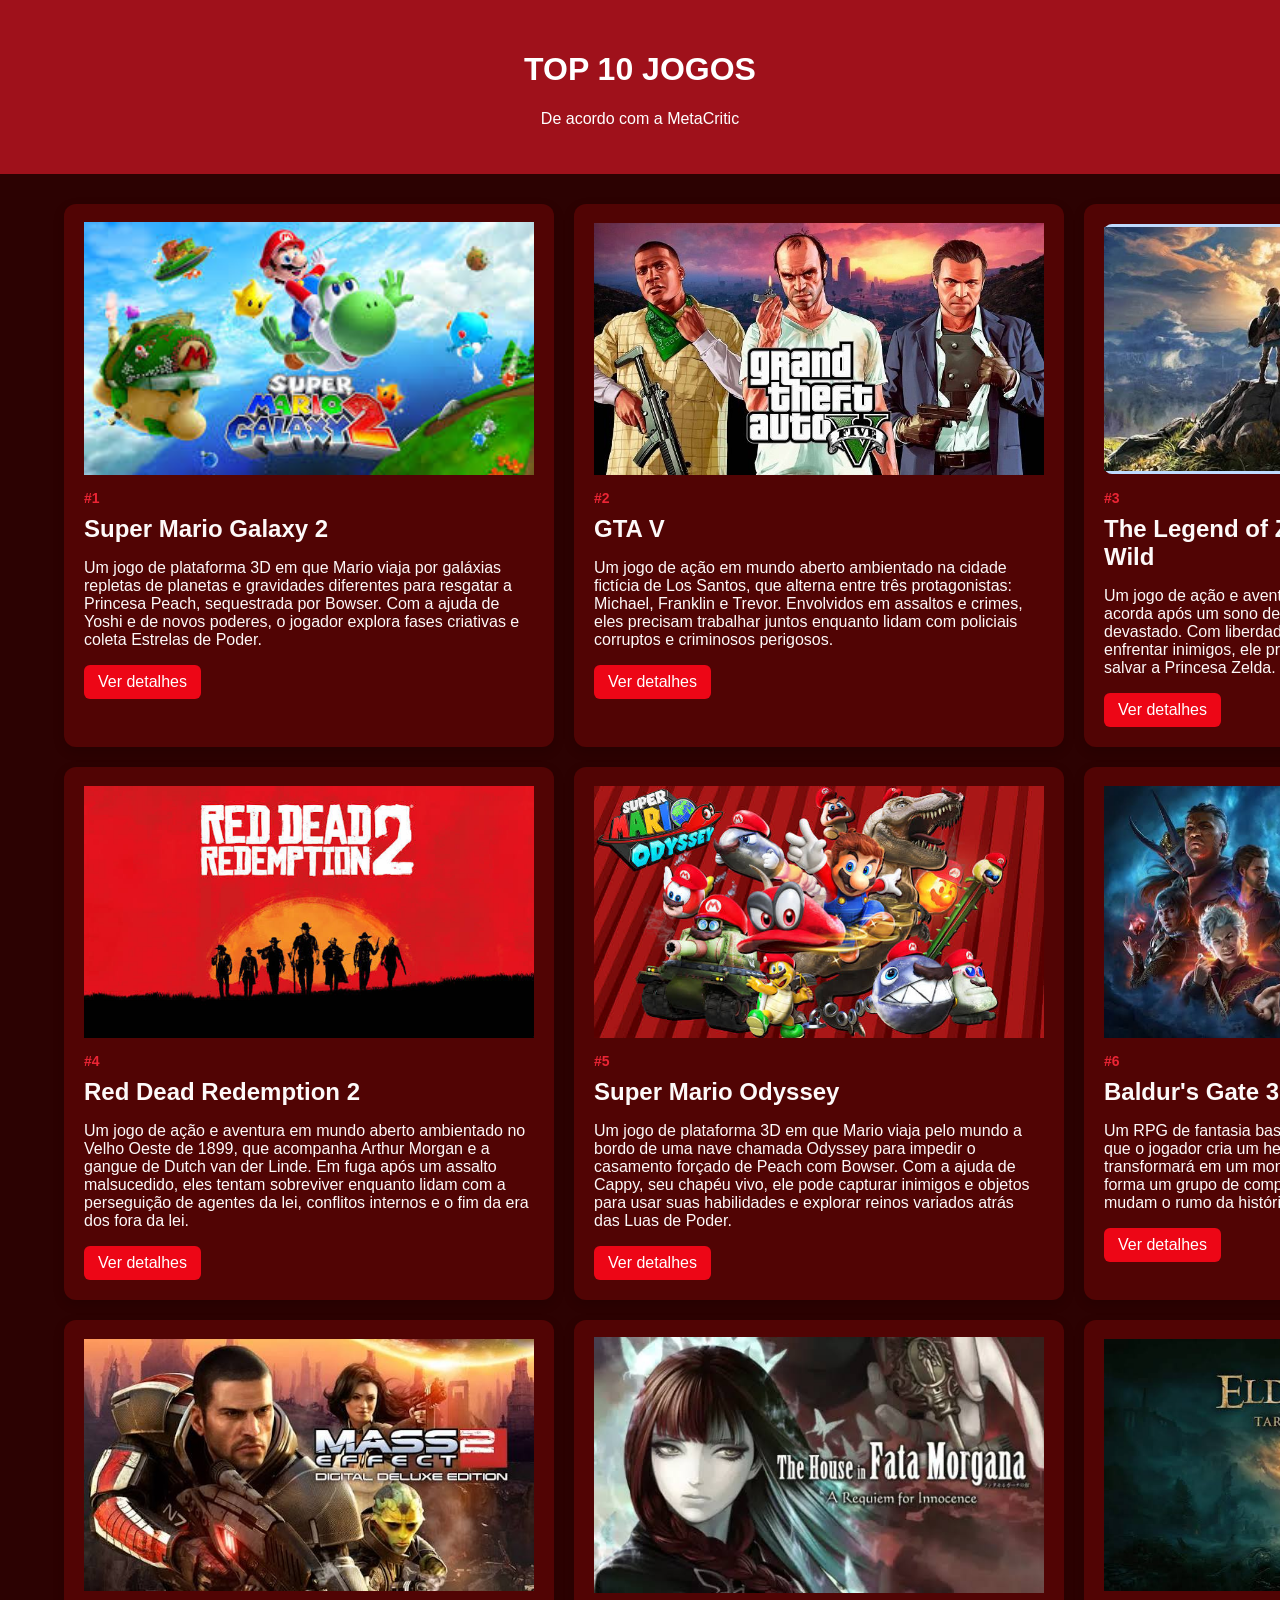
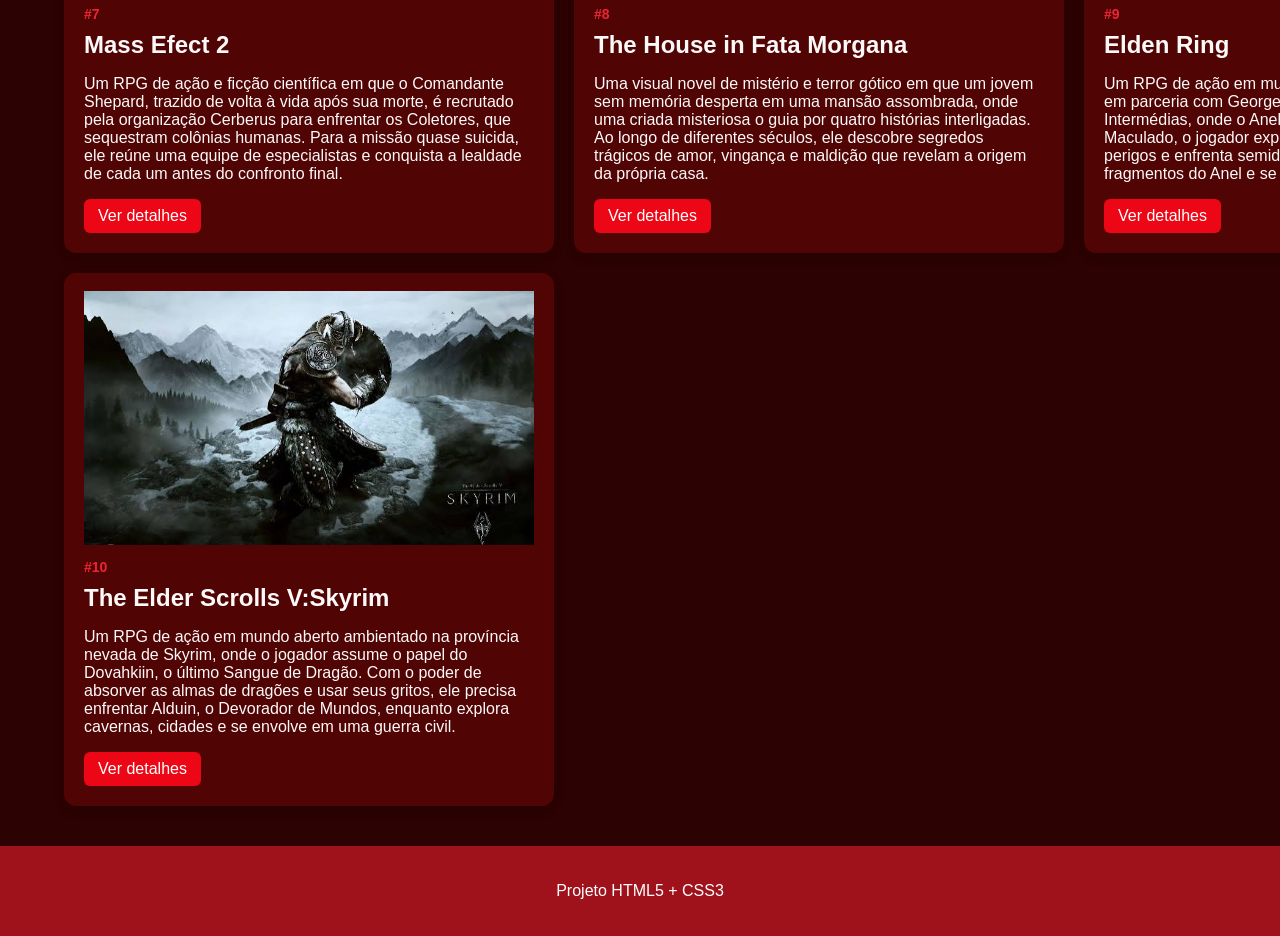
<file: Projeto FE/index.html>
<!DOCTYPE html>
<html lang="pt-BR">
<head>
    <!-- Define a codificação dos caracteres -->
    <meta charset="UTF-8">

    <!-- Nome exibido na aba do navegador -->
    <title>TOP 10 Jogos</title>

    <!-- Importa o arquivo CSS externo -->
    <link rel="stylesheet" href="style.css">
</head>

<body>

    <!-- Cabeçalho da página -->
    <header>
        <h1>TOP 10 JOGOS</h1>
        <p>De acordo com a MetaCritic</p>
    </header>

    <!-- Conteúdo principal -->
    <main>

        <!--
            Elemento PAI responsável por organizar os cards.
        -->
            
        <section class="ranking">

            <!-- Card 1 -->
            <article class="card">
                <div class="imagem">
                    <img src="img/supermario2.jpg" width="450" border-radius: 5px;>
                    
                </div>
                <div class="conteudo">
                    <span class="posicao">#1</span>
                    <h2>Super Mario Galaxy 2</h2>
                    <p>Um jogo de plataforma 3D em que Mario viaja por galáxias repletas de planetas e gravidades diferentes para resgatar a Princesa Peach, sequestrada por Bowser. Com a ajuda de Yoshi e de novos poderes, o jogador explora fases criativas e coleta Estrelas de Poder.</p>
                    <a href="super_mario_galaxy2.html">Ver detalhes</a>
                </div>
            </article>

             
            <!--Card 2-->
            <article class="card">
                <div class="imagem">
                    <img src="img/gtav.jpg" width="450" border-radius: 5px;>
                    
                </div>
                <div class="conteudo">
                    <span class="posicao">#2</span>
                    <h2>GTA V</h2>
                    <p>Um jogo de ação em mundo aberto ambientado na cidade fictícia de Los Santos, que alterna entre três protagonistas: Michael, Franklin e Trevor. Envolvidos em assaltos e crimes, eles precisam trabalhar juntos enquanto lidam com policiais corruptos e criminosos perigosos.</p>
                    <a href="gtav.html">Ver detalhes</a>
                </div>
            </article>

             
             <!--Card 3-->
            <article class="card">
                <div class="imagem">
                    <img src="img/zelda.jpg" width="450" border-radius: 5px;>
                    
                </div>
                <div class="conteudo">
                    <span class="posicao">#3</span>
                    <h2>The Legend of Zelda: Breath of the Wild</h2>
                    <p>Um jogo de ação e aventura em mundo aberto em que Link acorda após um sono de cem anos em um reino de Hyrule devastado. Com liberdade para explorar, resolver santuários e enfrentar inimigos, ele precisa derrotar a Calamidade Ganon e salvar a Princesa Zelda.</p>
                    <a href="zelda.html">Ver detalhes</a>
                </div>
            </article>
            
            
            <!-- Card 4 -->
             <article class="card">
                <div class="imagem">
                    <img src="img/rdr2.avif" width="450" border-radius: 5px;>
                    
                </div>
                <div class="conteudo">
                    <span class="posicao">#4</span>
                    <h2>Red Dead Redemption 2</h2>
                    <p>Um jogo de ação e aventura em mundo aberto ambientado no Velho Oeste de 1899, que acompanha Arthur Morgan e a gangue de Dutch van der Linde. Em fuga após um assalto malsucedido, eles tentam sobreviver enquanto lidam com a perseguição de agentes da lei, conflitos internos e o fim da era dos fora da lei.</p>
                    <a href="rdr2.html">Ver detalhes</a>
                </div>
            </article>
            
            
            <!-- Card 5 -->
            <article class="card">
                <div class="imagem">
                    <img src="img/supermarioody.jpg" width="450" border-radius: 5px;>
                    
                </div>
                <div class="conteudo">
                    <span class="posicao">#5</span>
                    <h2>Super Mario Odyssey</h2>
                    <p>Um jogo de plataforma 3D em que Mario viaja pelo mundo a bordo de uma nave chamada Odyssey para impedir o casamento forçado de Peach com Bowser. Com a ajuda de Cappy, seu chapéu vivo, ele pode capturar inimigos e objetos para usar suas habilidades e explorar reinos variados atrás das Luas de Poder.</p>
                    <a href="super_mario_odyssey.html">Ver detalhes</a>
                </div>
            </article>
             
            
            <!-- Card 6 -->
            <article class="card">
                <div class="imagem">
                    <img src="img/bg3.jpg" width="450" border-radius: 5px;>
                    
                </div>
                <div class="conteudo">
                    <span class="posicao">#6</span>
                    <h2>Baldur's Gate 3</h2>
                    <p>Um RPG de fantasia baseado em Dungeons & Dragons em que o jogador cria um herói infectado por um parasita que o transformará em um monstro. Em busca de uma cura, ele forma um grupo de companheiros e faz escolhas difíceis que mudam o rumo da história e do mundo ao redor.</p>
                    <a href="bg3.html">Ver detalhes</a>
                </div>
            </article>
           
           
            <!-- Card 7 -->
             <article class="card">
                <div class="imagem">
                    <img src="img/massefect3.jpg" width="450" border-radius: 5px;>
                    
                </div>
                <div class="conteudo">
                    <span class="posicao">#7</span>
                    <h2>Mass Efect 2</h2>
                    <p>Um RPG de ação e ficção científica em que o Comandante Shepard, trazido de volta à vida após sua morte, é recrutado pela organização Cerberus para enfrentar os Coletores, que sequestram colônias humanas. Para a missão quase suicida, ele reúne uma equipe de especialistas e conquista a lealdade de cada um antes do confronto final.</p>
                    <a href="mass_efect2.html">Ver detalhes</a>
                </div>
            </article>
            
            
            <!-- Card 8 -->
             <article class="card">
                <div class="imagem">
                    <img src="img/thehouse.jpg" width="450" border-radius: 5px;>
                    
                </div>
                <div class="conteudo">
                    <span class="posicao">#8</span>
                    <h2>The House in Fata Morgana</h2>
                    <p>Uma visual novel de mistério e terror gótico em que um jovem sem memória desperta em uma mansão assombrada, onde uma criada misteriosa o guia por quatro histórias interligadas. Ao longo de diferentes séculos, ele descobre segredos trágicos de amor, vingança e maldição que revelam a origem da própria casa.</p>
                    <a href="the_house.html">Ver detalhes</a>
                </div>
            </article>
            
            
            <!-- Card 9 -->
             <article class="card">
                <div class="imagem">
                    <img src="img/eldenring.jpg" width="450" border-radius: 5px;>
                    
                </div>
                <div class="conteudo">
                    <span class="posicao">#9</span>
                    <h2>Elden Ring </h2>
                    <p>Um RPG de ação em mundo aberto criado pela FromSoftware em parceria com George R. R. Martin, ambientado nas Terras Intermédias, onde o Anel Prístino foi estilhaçado. Como um Maculado, o jogador explora um vasto território repleto de perigos e enfrenta semideuses poderosos para reunir os fragmentos do Anel e se tornar o Lorde Prístino.</p>
                    <a href="elden_ring.html">Ver detalhes</a>
                </div>
            </article>
            
            
            <!-- Card 10 -->
            <article class="card">
                <div class="imagem">
                    <img src="img/skyrim.jpg" width="450" border-radius: 5px;>
                    
                </div>
                <div class="conteudo">
                    <span class="posicao">#10</span>
                    <h2> The Elder Scrolls V:Skyrim</h2>
                    <p>Um RPG de ação em mundo aberto ambientado na província nevada de Skyrim, onde o jogador assume o papel do Dovahkiin, o último Sangue de Dragão. Com o poder de absorver as almas de dragões e usar seus gritos, ele precisa enfrentar Alduin, o Devorador de Mundos, enquanto explora cavernas, cidades e se envolve em uma guerra civil.</p>
                    <a href="skyrim.html">Ver detalhes</a>
                </div>
            </article>
            

        </section>

    </main>

    <!-- Rodapé -->
    <footer>
        <p>Projeto HTML5 + CSS3</p>
    </footer>

</body>
</html>
</file>
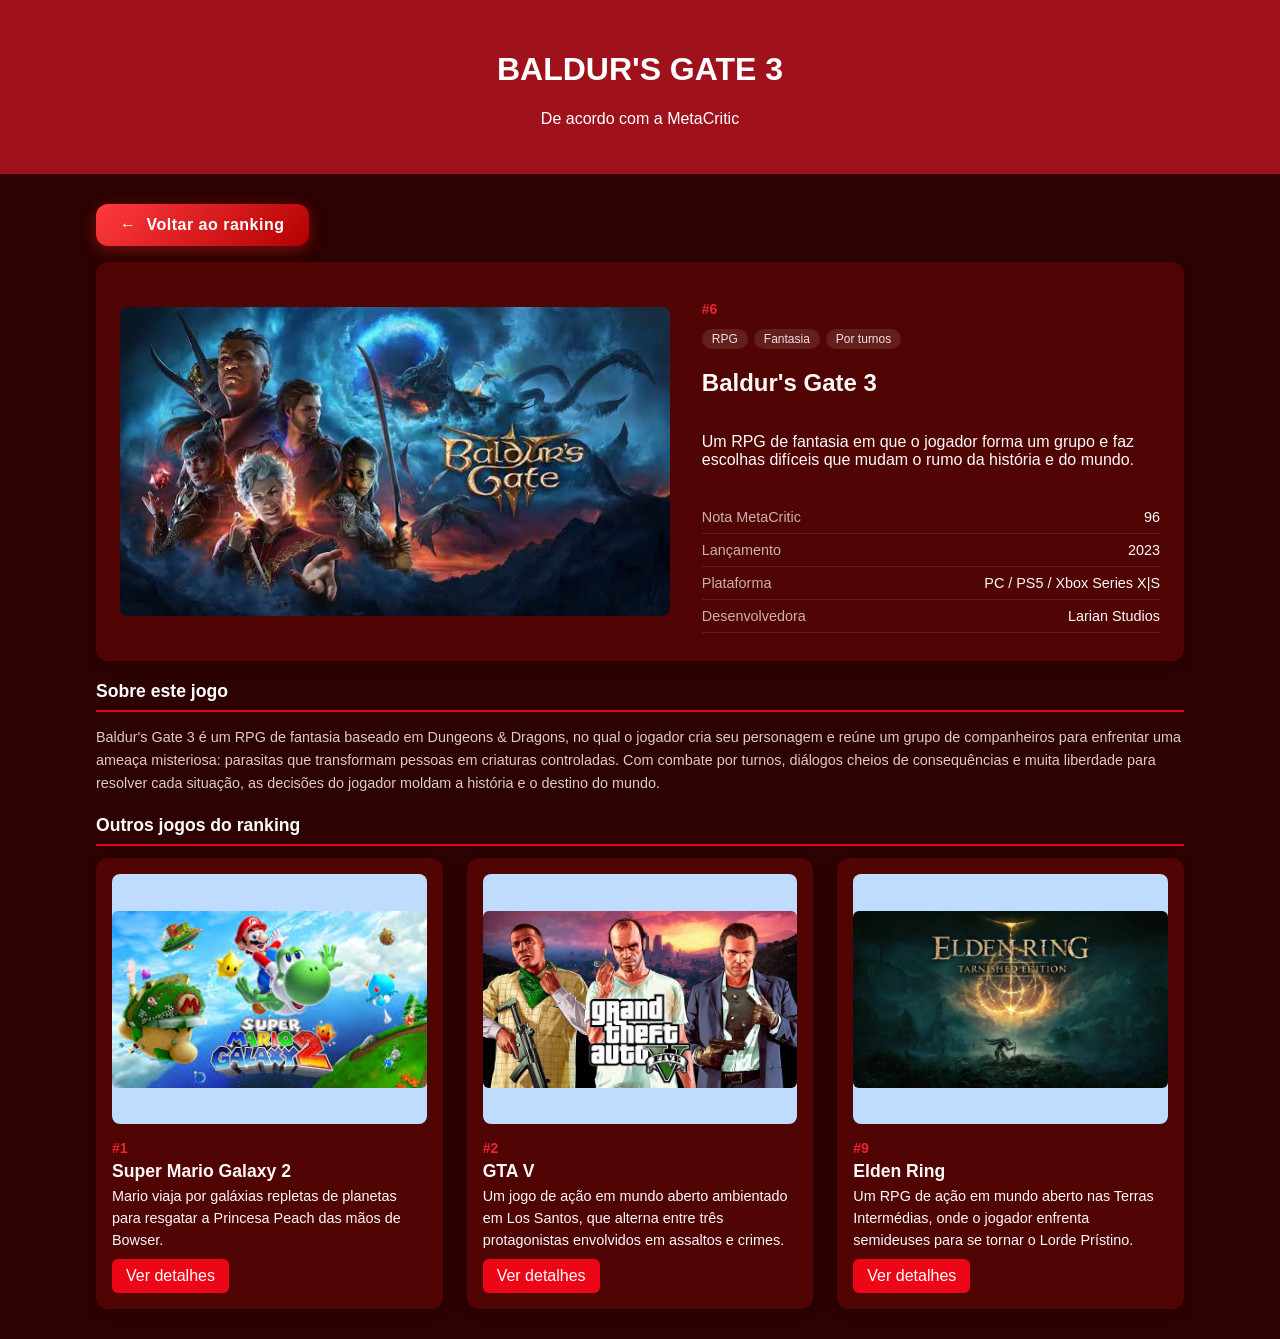
<file: Projeto FE/bg3.html>
<!DOCTYPE html>
<html lang="pt-BR">
<head>
    <!-- Define a codificação dos caracteres -->
    <meta charset="UTF-8">
    <meta name="viewport" content="width=device-width, initial-scale=1.0">

    <!-- Nome exibido na aba do navegador -->
    <title>Baldur's Gate 3</title>

    <!-- Importa o arquivo CSS externo (mesmo do index) -->
    <link rel="stylesheet" href="style.css">

    <!-- Estilos extras SOMENTE desta página (pode mover para o style.css) -->
    <style>
        /* Card de detalhes: imagem grande + conteúdo lado a lado */
        .detalhes {
            max-width: 1800px;
            margin: 20px auto;
            padding: 0 32px;
        }

        .detalhes .card {
            display: grid;
            grid-template-columns: minmax(0, 1.2fr) minmax(0, 1fr);
            gap: 32px;
            padding: 24px;
        }

        .detalhes .imagem {
            margin: 0 !important;
            padding: 0 !important;
            transform: none !important;
            position: static !important;
            align-self: center;
        }

        .detalhes .imagem img {
            margin: 0 !important;
            transform: none !important;
            position: static !important;
            width: 100%;
            aspect-ratio: 16 / 9;
            object-fit: cover;
            border-radius: 8px;
            display: block;
        }

        .detalhes .conteudo {
            display: flex;
            flex-direction: column;
            gap: 12px;
        }

        /* Tags de categoria */
        .tags { display: flex; flex-wrap: wrap; gap: 6px; }
        .tag {
            background: rgba(255, 255, 255, 0.1);
            color: #f3dede;
            font-size: 0.75rem;
            padding: 3px 10px;
            border-radius: 20px;
        }

        /* Ficha técnica */
        .ficha { list-style: none; padding: 0; margin: 4px 0; }
        .ficha li {
            display: flex;
            justify-content: space-between;
            padding: 8px 0;
            border-bottom: 1px solid rgba(255, 255, 255, 0.1);
            font-size: 0.9rem;
        }
        .ficha span { opacity: 0.7; }

        /* Seção "Sobre" */
        .sobre {
            max-width: 1800px;
            margin: 0 auto 20px;
            padding: 0 32px;
        }
        .sobre h2, .outros h2 {
            color: #fff;
            margin-bottom: 12px;
            padding-bottom: 8px;
            border-bottom: 2px solid #e50914;
        }
        .sobre p { line-height: 1.6; color: #e0c9c9; font-size: 0.9rem; }
        .sobre h2, .outros h2 { font-size: 1.1rem; }

        /* Título da seção dos outros jogos */
        .outros {
            max-width: 1800px;
            margin: 0 auto;
            padding: 0 32px;
        }

        /* ===== BOTÃO VOLTAR AO RANKING ===== */
        a.voltar {
            display: inline-flex;
            align-items: center;
            gap: 10px;
            padding: 12px 24px;
            margin-bottom: 16px;
            color: #fff;
            background: linear-gradient(135deg, #ff3b3f, #b30000);
            border-radius: 12px;
            font-size: 1rem;
            font-weight: 700;
            letter-spacing: 0.5px;
            text-decoration: none;
            box-shadow: 0 4px 15px rgba(255, 40, 40, 0.35);
            transition: all 0.3s ease;
        }

        a.voltar .seta {
            display: inline-block;
            transition: transform 0.3s ease;
        }

        a.voltar:hover {
            transform: translateY(-3px);
            box-shadow: 0 8px 25px rgba(255, 40, 40, 0.6);
            filter: brightness(1.15);
        }

        a.voltar:hover .seta {
            transform: translateX(-5px);
        }

        a.voltar:active {
            transform: translateY(0);
            box-shadow: 0 2px 8px rgba(255, 40, 40, 0.4);
        }

        /* Cards pequenos dos outros jogos */
        .ranking.mini {
            display: grid;
            grid-template-columns: repeat(3, minmax(0, 1fr));
            gap: 24px;
            max-width: 1800px;
            margin: 0 auto 24px;
            padding: 0 32px;
        }
        .ranking.mini .card {
            width: auto;
            max-width: none;
            margin: 0;
            padding: 16px;
            display: flex;
            flex-direction: column;
        }
        .ranking.mini .imagem img {
            width: 100%;
            height: auto;
            aspect-ratio: 16 / 9;
            object-fit: cover;
            border-radius: 6px;
            display: block;
        }
        .ranking.mini h2 { font-size: 1.1rem; margin: 4px 0; }
        .ranking.mini p {
            font-size: 0.9rem;
            line-height: 1.5;
            margin: 4px 0 8px;
            display: -webkit-box;
            -webkit-line-clamp: 3;
            -webkit-box-orient: vertical;
            overflow: hidden;
        }
        .ranking.mini .conteudo { flex-grow: 1; }

        @media (max-width: 800px) {
            .detalhes .card { grid-template-columns: 1fr; }
            .ranking.mini { grid-template-columns: 1fr; }
        }

    </style>
</head>

<body>

    <!-- Cabeçalho da página -->
    <header>
        <h1>BALDUR'S GATE 3</h1>
        <p>De acordo com a MetaCritic</p>
    </header>

    <!-- Conteúdo principal -->
    <main>

        <!-- Detalhes do jogo -->
        <section class="detalhes">

            <a href="index.html" class="voltar"><span class="seta">←</span> Voltar ao ranking</a>

            <article class="card">
                <div class="imagem">
                    <img src="img/bg3.jpg" alt="Baldur's Gate 3">
                </div>

                <div class="conteudo">
                    <span class="posicao">#6</span>

                    <div class="tags">
                        <span class="tag">RPG</span>
                        <span class="tag">Fantasia</span>
                        <span class="tag">Por turnos</span>
                    </div>

                    <h2>Baldur's Gate 3</h2>

                    <p>
                        Um RPG de fantasia em que o jogador forma um grupo e faz
                        escolhas difíceis que mudam o rumo da história e do mundo.
                    </p>

                    <ul class="ficha">
                        <li><span>Nota MetaCritic</span> 96</li>
                        <li><span>Lançamento</span> 2023</li>
                        <li><span>Plataforma</span> PC / PS5 / Xbox Series X|S</li>
                        <li><span>Desenvolvedora</span> Larian Studios</li>
                    </ul>

                </div>
            </article>
        </section>

        <!-- Sobre o jogo -->
        <section class="sobre">
            <h2>Sobre este jogo</h2>
            <p>
                Baldur's Gate 3 é um RPG de fantasia baseado em Dungeons &amp; Dragons,
                no qual o jogador cria seu personagem e reúne um grupo de companheiros
                para enfrentar uma ameaça misteriosa: parasitas que transformam pessoas
                em criaturas controladas. Com combate por turnos, diálogos cheios de
                consequências e muita liberdade para resolver cada situação, as decisões
                do jogador moldam a história e o destino do mundo.
            </p>
        </section>

        <!-- Outros jogos -->
        <div class="outros">
            <h2>Outros jogos do ranking</h2>
        </div>

        <!-- Mesmo padrão de cards do index -->
        <section class="ranking mini">

            <!-- Card 1 -->
            <article class="card">
                <div class="imagem">
                    <img src="img/supermario2.jpg" alt="Super Mario Galaxy 2">
                </div>
                <div class="conteudo">
                    <span class="posicao">#1</span>
                    <h2>Super Mario Galaxy 2</h2>
                    <p>Mario viaja por galáxias repletas de planetas para resgatar a Princesa Peach das mãos de Bowser.</p>
                    <a href="super_mario_galaxy2.html">Ver detalhes</a>
                </div>
            </article>

            <!-- Card 2 -->
            <article class="card">
                <div class="imagem">
                    <img src="img/gtav.jpg" alt="GTA V">
                </div>
                <div class="conteudo">
                    <span class="posicao">#2</span>
                    <h2>GTA V</h2>
                    <p>Um jogo de ação em mundo aberto ambientado em Los Santos, que alterna entre três protagonistas envolvidos em assaltos e crimes.</p>
                    <a href="gtav.html">Ver detalhes</a>
                </div>
            </article>

            <!-- Card 3 -->
            <article class="card">
                <div class="imagem">
                    <img src="img/eldenring.jpg" alt="Elden Ring">
                </div>
                <div class="conteudo">
                    <span class="posicao">#9</span>
                    <h2>Elden Ring</h2>
                    <p>Um RPG de ação em mundo aberto nas Terras Intermédias, onde o jogador enfrenta semideuses para se tornar o Lorde Prístino.</p>
                    <a href="elden_ring.html">Ver detalhes</a>
                </div>
            </article>

        </section>
    </main>

</body>
</html>
</file>
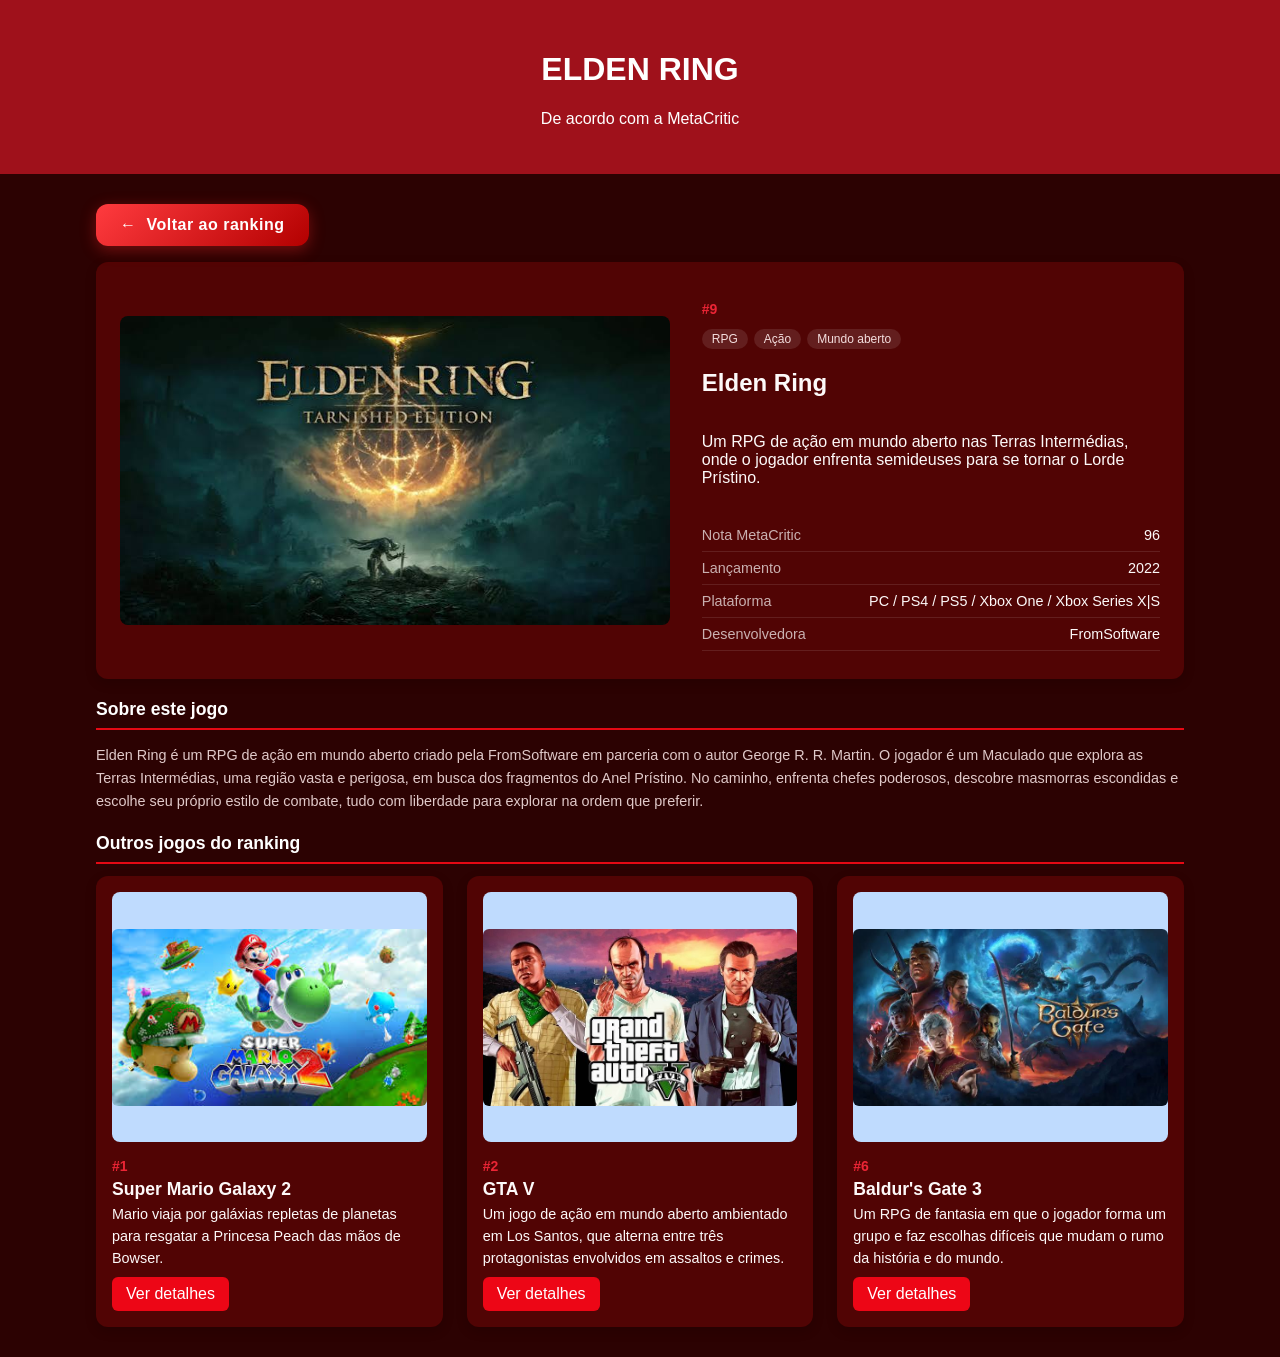
<file: Projeto FE/elden_ring.html>
<!DOCTYPE html>
<html lang="pt-BR">
<head>
    <!-- Define a codificação dos caracteres -->
    <meta charset="UTF-8">
    <meta name="viewport" content="width=device-width, initial-scale=1.0">

    <!-- Nome exibido na aba do navegador -->
    <title>Elden Ring</title>

    <!-- Importa o arquivo CSS externo (mesmo do index) -->
    <link rel="stylesheet" href="style.css">

    <!-- Estilos extras SOMENTE desta página (pode mover para o style.css) -->
    <style>
        /* Card de detalhes: imagem grande + conteúdo lado a lado */
        .detalhes {
            max-width: 1800px;
            margin: 20px auto;
            padding: 0 32px;
        }

        .detalhes .card {
            display: grid;
            grid-template-columns: minmax(0, 1.2fr) minmax(0, 1fr);
            gap: 32px;
            padding: 24px;
        }

        .detalhes .imagem {
            margin: 0 !important;
            padding: 0 !important;
            transform: none !important;
            position: static !important;
            align-self: center;
        }

        .detalhes .imagem img {
            margin: 0 !important;
            transform: none !important;
            position: static !important;
            width: 100%;
            aspect-ratio: 16 / 9;
            object-fit: cover;
            border-radius: 8px;
            display: block;
        }

        .detalhes .conteudo {
            display: flex;
            flex-direction: column;
            gap: 12px;
        }

        /* Tags de categoria */
        .tags { display: flex; flex-wrap: wrap; gap: 6px; }
        .tag {
            background: rgba(255, 255, 255, 0.1);
            color: #f3dede;
            font-size: 0.75rem;
            padding: 3px 10px;
            border-radius: 20px;
        }

        /* Ficha técnica */
        .ficha { list-style: none; padding: 0; margin: 4px 0; }
        .ficha li {
            display: flex;
            justify-content: space-between;
            padding: 8px 0;
            border-bottom: 1px solid rgba(255, 255, 255, 0.1);
            font-size: 0.9rem;
        }
        .ficha span { opacity: 0.7; }

        /* Seção "Sobre" */
        .sobre {
            max-width: 1800px;
            margin: 0 auto 20px;
            padding: 0 32px;
        }
        .sobre h2, .outros h2 {
            color: #fff;
            margin-bottom: 12px;
            padding-bottom: 8px;
            border-bottom: 2px solid #e50914;
        }
        .sobre p { line-height: 1.6; color: #e0c9c9; font-size: 0.9rem; }
        .sobre h2, .outros h2 { font-size: 1.1rem; }

        /* Título da seção dos outros jogos */
        .outros {
            max-width: 1800px;
            margin: 0 auto;
            padding: 0 32px;
        }

        /* ===== BOTÃO VOLTAR AO RANKING ===== */
        a.voltar {
            display: inline-flex;
            align-items: center;
            gap: 10px;
            padding: 12px 24px;
            margin-bottom: 16px;
            color: #fff;
            background: linear-gradient(135deg, #ff3b3f, #b30000);
            border-radius: 12px;
            font-size: 1rem;
            font-weight: 700;
            letter-spacing: 0.5px;
            text-decoration: none;
            box-shadow: 0 4px 15px rgba(255, 40, 40, 0.35);
            transition: all 0.3s ease;
        }

        a.voltar .seta {
            display: inline-block;
            transition: transform 0.3s ease;
        }

        a.voltar:hover {
            transform: translateY(-3px);
            box-shadow: 0 8px 25px rgba(255, 40, 40, 0.6);
            filter: brightness(1.15);
        }

        a.voltar:hover .seta {
            transform: translateX(-5px);
        }

        a.voltar:active {
            transform: translateY(0);
            box-shadow: 0 2px 8px rgba(255, 40, 40, 0.4);
        }

        /* Cards pequenos dos outros jogos */
        .ranking.mini {
            display: grid;
            grid-template-columns: repeat(3, minmax(0, 1fr));
            gap: 24px;
            max-width: 1800px;
            margin: 0 auto 24px;
            padding: 0 32px;
        }
        .ranking.mini .card {
            width: auto;
            max-width: none;
            margin: 0;
            padding: 16px;
            display: flex;
            flex-direction: column;
        }
        .ranking.mini .imagem img {
            width: 100%;
            height: auto;
            aspect-ratio: 16 / 9;
            object-fit: cover;
            border-radius: 6px;
            display: block;
        }
        .ranking.mini h2 { font-size: 1.1rem; margin: 4px 0; }
        .ranking.mini p {
            font-size: 0.9rem;
            line-height: 1.5;
            margin: 4px 0 8px;
            display: -webkit-box;
            -webkit-line-clamp: 3;
            -webkit-box-orient: vertical;
            overflow: hidden;
        }
        .ranking.mini .conteudo { flex-grow: 1; }

        @media (max-width: 800px) {
            .detalhes .card { grid-template-columns: 1fr; }
            .ranking.mini { grid-template-columns: 1fr; }
        }

    </style>
</head>

<body>

    <!-- Cabeçalho da página -->
    <header>
        <h1>ELDEN RING</h1>
        <p>De acordo com a MetaCritic</p>
    </header>

    <!-- Conteúdo principal -->
    <main>

        <!-- Detalhes do jogo -->
        <section class="detalhes">

            <a href="index.html" class="voltar"><span class="seta">←</span> Voltar ao ranking</a>

            <article class="card">
                <div class="imagem">
                    <img src="img/eldenring.jpg" alt="Elden Ring">
                </div>

                <div class="conteudo">
                    <span class="posicao">#9</span>

                    <div class="tags">
                        <span class="tag">RPG</span>
                        <span class="tag">Ação</span>
                        <span class="tag">Mundo aberto</span>
                    </div>

                    <h2>Elden Ring</h2>

                    <p>
                        Um RPG de ação em mundo aberto nas Terras Intermédias, onde o
                        jogador enfrenta semideuses para se tornar o Lorde Prístino.
                    </p>

                    <ul class="ficha">
                        <li><span>Nota MetaCritic</span> 96</li>
                        <li><span>Lançamento</span> 2022</li>
                        <li><span>Plataforma</span> PC / PS4 / PS5 / Xbox One / Xbox Series X|S</li>
                        <li><span>Desenvolvedora</span> FromSoftware</li>
                    </ul>

                </div>
            </article>
        </section>

        <!-- Sobre o jogo -->
        <section class="sobre">
            <h2>Sobre este jogo</h2>
            <p>
                Elden Ring é um RPG de ação em mundo aberto criado pela FromSoftware em
                parceria com o autor George R. R. Martin. O jogador é um Maculado que
                explora as Terras Intermédias, uma região vasta e perigosa, em busca dos
                fragmentos do Anel Prístino. No caminho, enfrenta chefes poderosos,
                descobre masmorras escondidas e escolhe seu próprio estilo de combate,
                tudo com liberdade para explorar na ordem que preferir.
            </p>
        </section>

        <!-- Outros jogos -->
        <div class="outros">
            <h2>Outros jogos do ranking</h2>
        </div>

        <!-- Mesmo padrão de cards do index -->
        <section class="ranking mini">

            <!-- Card 1 -->
            <article class="card">
                <div class="imagem">
                    <img src="img/supermario2.jpg" alt="Super Mario Galaxy 2">
                </div>
                <div class="conteudo">
                    <span class="posicao">#1</span>
                    <h2>Super Mario Galaxy 2</h2>
                    <p>Mario viaja por galáxias repletas de planetas para resgatar a Princesa Peach das mãos de Bowser.</p>
                    <a href="super_mario_galaxy2.html">Ver detalhes</a>
                </div>
            </article>

            <!-- Card 2 -->
            <article class="card">
                <div class="imagem">
                    <img src="img/gtav.jpg" alt="GTA V">
                </div>
                <div class="conteudo">
                    <span class="posicao">#2</span>
                    <h2>GTA V</h2>
                    <p>Um jogo de ação em mundo aberto ambientado em Los Santos, que alterna entre três protagonistas envolvidos em assaltos e crimes.</p>
                    <a href="gtav.html">Ver detalhes</a>
                </div>
            </article>

            <!-- Card 3 -->
            <article class="card">
                <div class="imagem">
                    <img src="img/bg3.jpg" alt="Baldur's Gate 3">
                </div>
                <div class="conteudo">
                    <span class="posicao">#6</span>
                    <h2>Baldur's Gate 3</h2>
                    <p>Um RPG de fantasia em que o jogador forma um grupo e faz escolhas difíceis que mudam o rumo da história e do mundo.</p>
                    <a href="bg3.html">Ver detalhes</a>
                </div>
            </article>

        </section>
    </main>

</body>
</html>
</file>
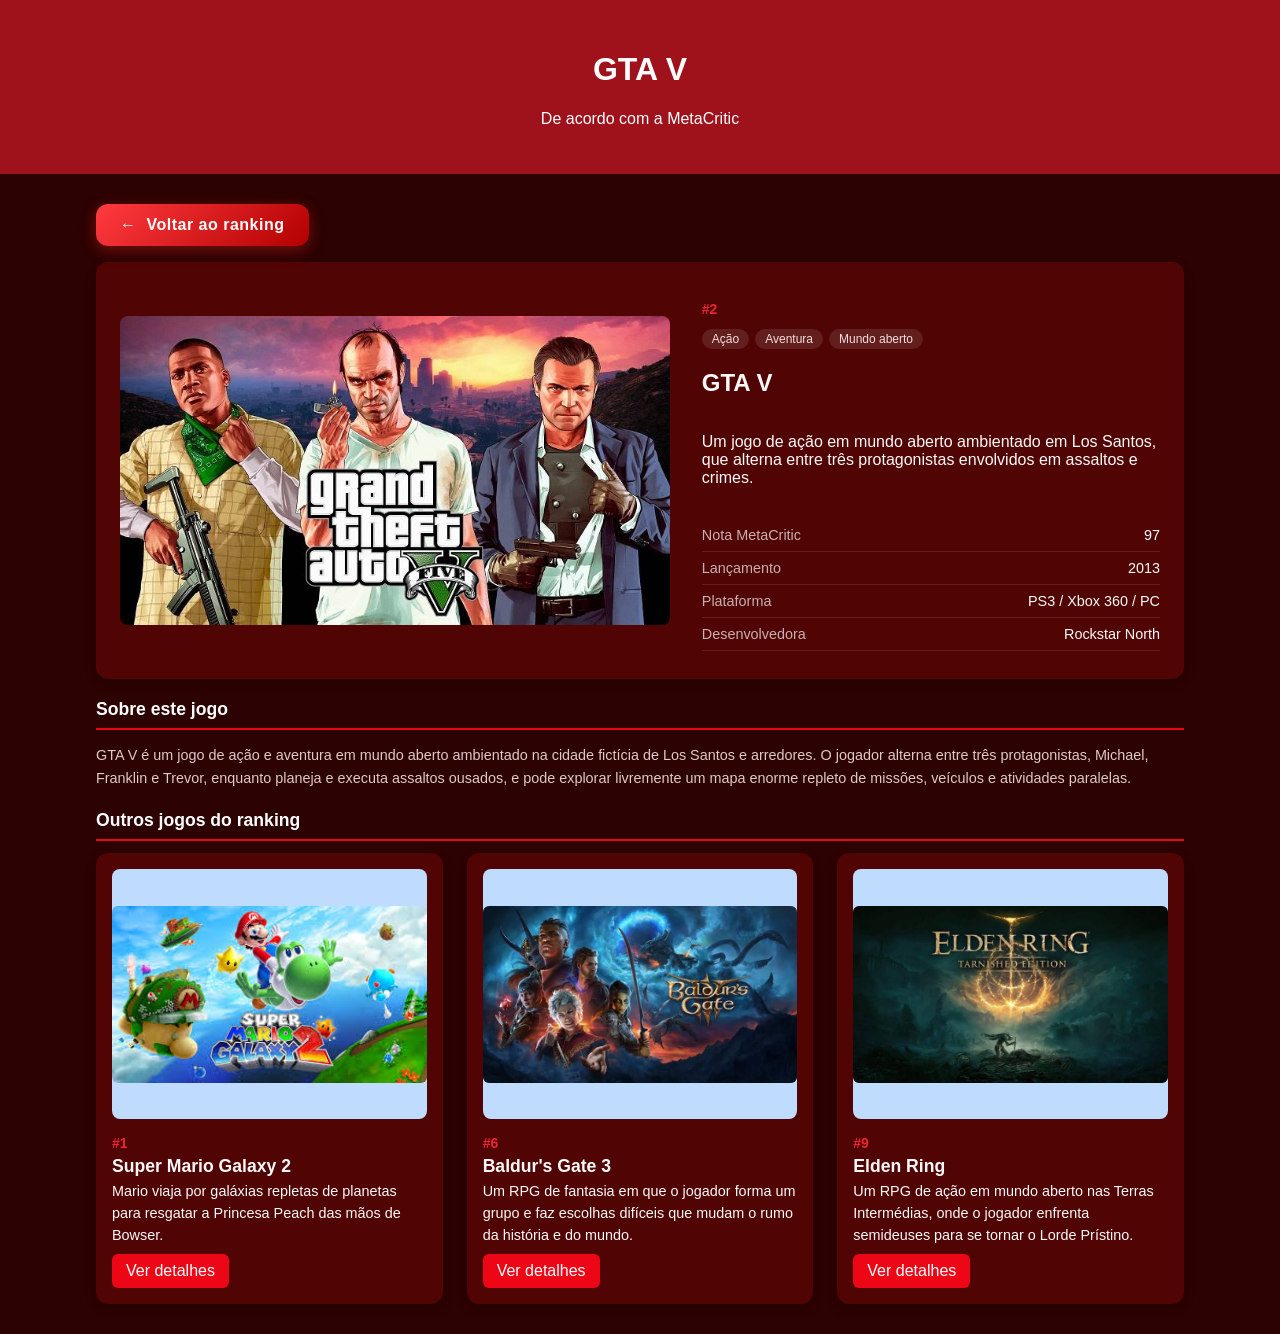
<file: Projeto FE/gtav.html>
<!DOCTYPE html>
<html lang="pt-BR">
<head>
    <!-- Define a codificação dos caracteres -->
    <meta charset="UTF-8">
    <meta name="viewport" content="width=device-width, initial-scale=1.0">

    <!-- Nome exibido na aba do navegador -->
    <title>GTA V</title>

    <!-- Importa o arquivo CSS externo (mesmo do index) -->
    <link rel="stylesheet" href="style.css">

    <!-- Estilos extras SOMENTE desta página (pode mover para o style.css) -->
    <style>
        /* Card de detalhes: imagem grande + conteúdo lado a lado */
        .detalhes {
            max-width: 1800px;
            margin: 20px auto;
            padding: 0 32px;
        }

        .detalhes .card {
            display: grid;
            grid-template-columns: minmax(0, 1.2fr) minmax(0, 1fr);
            gap: 32px;
            padding: 24px;
        }

        .detalhes .imagem {
            margin: 0 !important;
            padding: 0 !important;
            transform: none !important;
            position: static !important;
            align-self: center;
        }

        .detalhes .imagem img {
            margin: 0 !important;
            transform: none !important;
            position: static !important;
            width: 100%;
            aspect-ratio: 16 / 9;
            object-fit: cover;
            border-radius: 8px;
            display: block;
        }

        .detalhes .conteudo {
            display: flex;
            flex-direction: column;
            gap: 12px;
        }

        /* Tags de categoria */
        .tags { display: flex; flex-wrap: wrap; gap: 6px; }
        .tag {
            background: rgba(255, 255, 255, 0.1);
            color: #f3dede;
            font-size: 0.75rem;
            padding: 3px 10px;
            border-radius: 20px;
        }

        /* Ficha técnica */
        .ficha { list-style: none; padding: 0; margin: 4px 0; }
        .ficha li {
            display: flex;
            justify-content: space-between;
            padding: 8px 0;
            border-bottom: 1px solid rgba(255, 255, 255, 0.1);
            font-size: 0.9rem;
        }
        .ficha span { opacity: 0.7; }

        /* Seção "Sobre" */
        .sobre {
            max-width: 1800px;
            margin: 0 auto 20px;
            padding: 0 32px;
        }
        .sobre h2, .outros h2 {
            color: #fff;
            margin-bottom: 12px;
            padding-bottom: 8px;
            border-bottom: 2px solid #e50914;
        }
        .sobre p { line-height: 1.6; color: #e0c9c9; font-size: 0.9rem; }
        .sobre h2, .outros h2 { font-size: 1.1rem; }

        /* Título da seção dos outros jogos */
        .outros {
            max-width: 1800px;
            margin: 0 auto;
            padding: 0 32px;
        }

        /* ===== BOTÃO VOLTAR AO RANKING ===== */
        a.voltar {
            display: inline-flex;
            align-items: center;
            gap: 10px;
            padding: 12px 24px;
            margin-bottom: 16px;
            color: #fff;
            background: linear-gradient(135deg, #ff3b3f, #b30000);
            border-radius: 12px;
            font-size: 1rem;
            font-weight: 700;
            letter-spacing: 0.5px;
            text-decoration: none;
            box-shadow: 0 4px 15px rgba(255, 40, 40, 0.35);
            transition: all 0.3s ease;
        }

        a.voltar .seta {
            display: inline-block;
            transition: transform 0.3s ease;
        }

        a.voltar:hover {
            transform: translateY(-3px);
            box-shadow: 0 8px 25px rgba(255, 40, 40, 0.6);
            filter: brightness(1.15);
        }

        a.voltar:hover .seta {
            transform: translateX(-5px);
        }

        a.voltar:active {
            transform: translateY(0);
            box-shadow: 0 2px 8px rgba(255, 40, 40, 0.4);
        }

        /* Cards pequenos dos outros jogos */
        .ranking.mini {
            display: grid;
            grid-template-columns: repeat(3, minmax(0, 1fr));
            gap: 24px;
            max-width: 1800px;
            margin: 0 auto 24px;
            padding: 0 32px;
        }
        .ranking.mini .card {
            width: auto;
            max-width: none;
            margin: 0;
            padding: 16px;
            display: flex;
            flex-direction: column;
        }
        .ranking.mini .imagem img {
            width: 100%;
            height: auto;
            aspect-ratio: 16 / 9;
            object-fit: cover;
            border-radius: 6px;
            display: block;
        }
        .ranking.mini h2 { font-size: 1.1rem; margin: 4px 0; }
        .ranking.mini p {
            font-size: 0.9rem;
            line-height: 1.5;
            margin: 4px 0 8px;
            display: -webkit-box;
            -webkit-line-clamp: 3;
            -webkit-box-orient: vertical;
            overflow: hidden;
        }
        .ranking.mini .conteudo { flex-grow: 1; }

        @media (max-width: 800px) {
            .detalhes .card { grid-template-columns: 1fr; }
            .ranking.mini { grid-template-columns: 1fr; }
        }

    </style>
</head>

<body>

    <!-- Cabeçalho da página -->
    <header>
        <h1>GTA V</h1>
        <p>De acordo com a MetaCritic</p>
    </header>

    <!-- Conteúdo principal -->
    <main>

        <!-- Detalhes do jogo -->
        <section class="detalhes">

            <a href="index.html" class="voltar"><span class="seta">←</span> Voltar ao ranking</a>

            <article class="card">
                <div class="imagem">
                    <img src="img/gtav.jpg" alt="GTA V">
                </div>

                <div class="conteudo">
                    <span class="posicao">#2</span>

                    <div class="tags">
                        <span class="tag">Ação</span>
                        <span class="tag">Aventura</span>
                        <span class="tag">Mundo aberto</span>
                    </div>

                    <h2>GTA V</h2>

                    <p>
                        Um jogo de ação em mundo aberto ambientado em Los Santos,
                        que alterna entre três protagonistas envolvidos em assaltos e crimes.
                    </p>

                    <ul class="ficha">
                        <li><span>Nota MetaCritic</span> 97</li>
                        <li><span>Lançamento</span> 2013</li>
                        <li><span>Plataforma</span> PS3 / Xbox 360 / PC</li>
                        <li><span>Desenvolvedora</span> Rockstar North</li>
                    </ul>

                </div>
            </article>
        </section>

        <!-- Sobre o jogo -->
        <section class="sobre">
            <h2>Sobre este jogo</h2>
            <p>
                GTA V é um jogo de ação e aventura em mundo aberto ambientado na cidade
                fictícia de Los Santos e arredores. O jogador alterna entre três
                protagonistas, Michael, Franklin e Trevor, enquanto planeja e executa
                assaltos ousados, e pode explorar livremente um mapa enorme repleto de
                missões, veículos e atividades paralelas.
            </p>
        </section>

        <!-- Outros jogos -->
        <div class="outros">
            <h2>Outros jogos do ranking</h2>
        </div>

        <!-- Mesmo padrão de cards do index -->
        <section class="ranking mini">

            <!-- Card 1 -->
            <article class="card">
                <div class="imagem">
                    <img src="img/supermario2.jpg" alt="Super Mario Galaxy 2">
                </div>
                <div class="conteudo">
                    <span class="posicao">#1</span>
                    <h2>Super Mario Galaxy 2</h2>
                    <p>Mario viaja por galáxias repletas de planetas para resgatar a Princesa Peach das mãos de Bowser.</p>
                    <a href="super_mario_galaxy2.html">Ver detalhes</a>
                </div>
            </article>

            <!-- Card 2 -->
            <article class="card">
                <div class="imagem">
                    <img src="img/bg3.jpg" alt="Baldur's Gate 3">
                </div>
                <div class="conteudo">
                    <span class="posicao">#6</span>
                    <h2>Baldur's Gate 3</h2>
                    <p>Um RPG de fantasia em que o jogador forma um grupo e faz escolhas difíceis que mudam o rumo da história e do mundo.</p>
                    <a href="bg3.html">Ver detalhes</a>
                </div>
            </article>

            <!-- Card 3 -->
            <article class="card">
                <div class="imagem">
                    <img src="img/eldenring.jpg" alt="Elden Ring">
                </div>
                <div class="conteudo">
                    <span class="posicao">#9</span>
                    <h2>Elden Ring</h2>
                    <p>Um RPG de ação em mundo aberto nas Terras Intermédias, onde o jogador enfrenta semideuses para se tornar o Lorde Prístino.</p>
                    <a href="elden_ring.html">Ver detalhes</a>
                </div>
            </article>

        </section>
    </main>

</body>
</html>
</file>
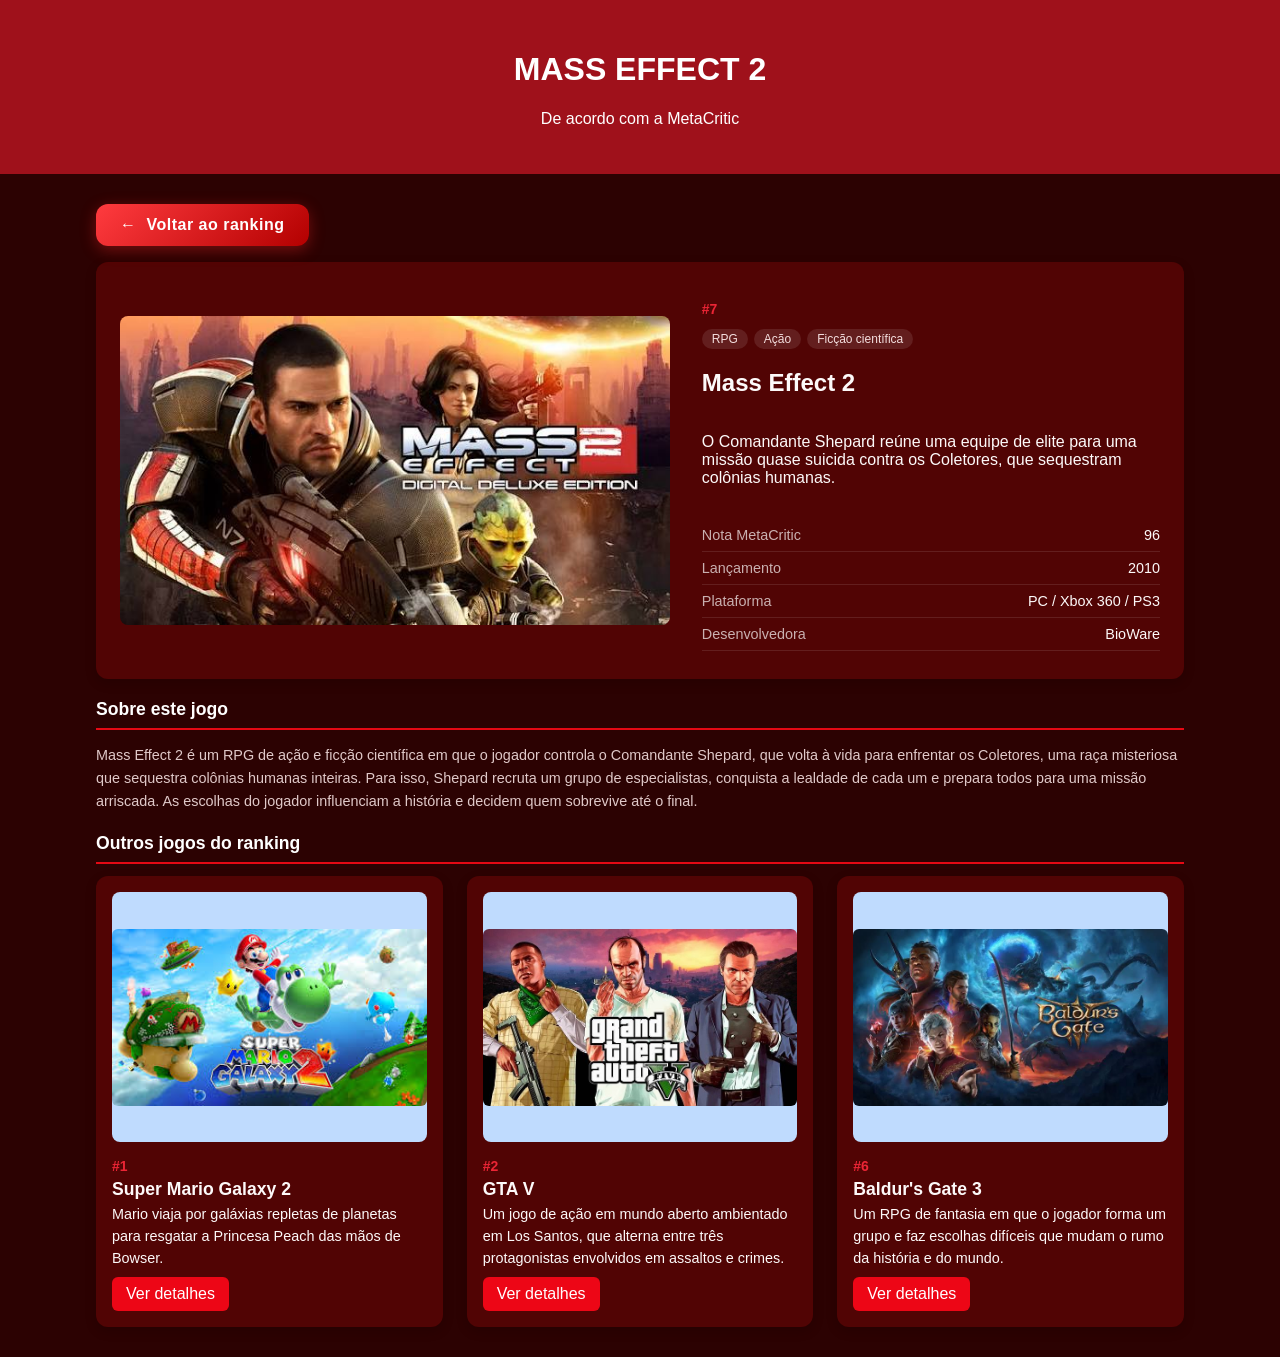
<file: Projeto FE/mass_efect2.html>
<!DOCTYPE html>
<html lang="pt-BR">
<head>
    <!-- Define a codificação dos caracteres -->
    <meta charset="UTF-8">
    <meta name="viewport" content="width=device-width, initial-scale=1.0">

    <!-- Nome exibido na aba do navegador -->
    <title>Mass Effect 2</title>

    <!-- Importa o arquivo CSS externo (mesmo do index) -->
    <link rel="stylesheet" href="style.css">

    <!-- Estilos extras SOMENTE desta página (pode mover para o style.css) -->
    <style>
        /* Card de detalhes: imagem grande + conteúdo lado a lado */
        .detalhes {
            max-width: 1800px;
            margin: 20px auto;
            padding: 0 32px;
        }

        .detalhes .card {
            display: grid;
            grid-template-columns: minmax(0, 1.2fr) minmax(0, 1fr);
            gap: 32px;
            padding: 24px;
        }

        .detalhes .imagem {
            margin: 0 !important;
            padding: 0 !important;
            transform: none !important;
            position: static !important;
            align-self: center;
        }

        .detalhes .imagem img {
            margin: 0 !important;
            transform: none !important;
            position: static !important;
            width: 100%;
            aspect-ratio: 16 / 9;
            object-fit: cover;
            border-radius: 8px;
            display: block;
        }

        .detalhes .conteudo {
            display: flex;
            flex-direction: column;
            gap: 12px;
        }

        /* Tags de categoria */
        .tags { display: flex; flex-wrap: wrap; gap: 6px; }
        .tag {
            background: rgba(255, 255, 255, 0.1);
            color: #f3dede;
            font-size: 0.75rem;
            padding: 3px 10px;
            border-radius: 20px;
        }

        /* Ficha técnica */
        .ficha { list-style: none; padding: 0; margin: 4px 0; }
        .ficha li {
            display: flex;
            justify-content: space-between;
            padding: 8px 0;
            border-bottom: 1px solid rgba(255, 255, 255, 0.1);
            font-size: 0.9rem;
        }
        .ficha span { opacity: 0.7; }

        /* Seção "Sobre" */
        .sobre {
            max-width: 1800px;
            margin: 0 auto 20px;
            padding: 0 32px;
        }
        .sobre h2, .outros h2 {
            color: #fff;
            margin-bottom: 12px;
            padding-bottom: 8px;
            border-bottom: 2px solid #e50914;
        }
        .sobre p { line-height: 1.6; color: #e0c9c9; font-size: 0.9rem; }
        .sobre h2, .outros h2 { font-size: 1.1rem; }

        /* Título da seção dos outros jogos */
        .outros {
            max-width: 1800px;
            margin: 0 auto;
            padding: 0 32px;
        }

        /* ===== BOTÃO VOLTAR AO RANKING ===== */
        a.voltar {
            display: inline-flex;
            align-items: center;
            gap: 10px;
            padding: 12px 24px;
            margin-bottom: 16px;
            color: #fff;
            background: linear-gradient(135deg, #ff3b3f, #b30000);
            border-radius: 12px;
            font-size: 1rem;
            font-weight: 700;
            letter-spacing: 0.5px;
            text-decoration: none;
            box-shadow: 0 4px 15px rgba(255, 40, 40, 0.35);
            transition: all 0.3s ease;
        }

        a.voltar .seta {
            display: inline-block;
            transition: transform 0.3s ease;
        }

        a.voltar:hover {
            transform: translateY(-3px);
            box-shadow: 0 8px 25px rgba(255, 40, 40, 0.6);
            filter: brightness(1.15);
        }

        a.voltar:hover .seta {
            transform: translateX(-5px);
        }

        a.voltar:active {
            transform: translateY(0);
            box-shadow: 0 2px 8px rgba(255, 40, 40, 0.4);
        }

        /* Cards pequenos dos outros jogos */
        .ranking.mini {
            display: grid;
            grid-template-columns: repeat(3, minmax(0, 1fr));
            gap: 24px;
            max-width: 1800px;
            margin: 0 auto 24px;
            padding: 0 32px;
        }
        .ranking.mini .card {
            width: auto;
            max-width: none;
            margin: 0;
            padding: 16px;
            display: flex;
            flex-direction: column;
        }
        .ranking.mini .imagem img {
            width: 100%;
            height: auto;
            aspect-ratio: 16 / 9;
            object-fit: cover;
            border-radius: 6px;
            display: block;
        }
        .ranking.mini h2 { font-size: 1.1rem; margin: 4px 0; }
        .ranking.mini p {
            font-size: 0.9rem;
            line-height: 1.5;
            margin: 4px 0 8px;
            display: -webkit-box;
            -webkit-line-clamp: 3;
            -webkit-box-orient: vertical;
            overflow: hidden;
        }
        .ranking.mini .conteudo { flex-grow: 1; }

        @media (max-width: 800px) {
            .detalhes .card { grid-template-columns: 1fr; }
            .ranking.mini { grid-template-columns: 1fr; }
        }

    </style>
</head>

<body>

    <!-- Cabeçalho da página -->
    <header>
        <h1>MASS EFFECT 2</h1>
        <p>De acordo com a MetaCritic</p>
    </header>

    <!-- Conteúdo principal -->
    <main>

        <!-- Detalhes do jogo -->
        <section class="detalhes">

            <a href="index.html" class="voltar"><span class="seta">←</span> Voltar ao ranking</a>

            <article class="card">
                <div class="imagem">
                    <img src="img/massefect3.jpg" alt="Mass Effect 2">
                </div>

                <div class="conteudo">
                    <span class="posicao">#7</span>

                    <div class="tags">
                        <span class="tag">RPG</span>
                        <span class="tag">Ação</span>
                        <span class="tag">Ficção científica</span>
                    </div>

                    <h2>Mass Effect 2</h2>

                    <p>
                        O Comandante Shepard reúne uma equipe de elite para uma missão
                        quase suicida contra os Coletores, que sequestram colônias humanas.
                    </p>

                    <ul class="ficha">
                        <li><span>Nota MetaCritic</span> 96</li>
                        <li><span>Lançamento</span> 2010</li>
                        <li><span>Plataforma</span> PC / Xbox 360 / PS3</li>
                        <li><span>Desenvolvedora</span> BioWare</li>
                    </ul>

                </div>
            </article>
        </section>

        <!-- Sobre o jogo -->
        <section class="sobre">
            <h2>Sobre este jogo</h2>
            <p>
                Mass Effect 2 é um RPG de ação e ficção científica em que o jogador
                controla o Comandante Shepard, que volta à vida para enfrentar os
                Coletores, uma raça misteriosa que sequestra colônias humanas inteiras.
                Para isso, Shepard recruta um grupo de especialistas, conquista a lealdade
                de cada um e prepara todos para uma missão arriscada. As escolhas do
                jogador influenciam a história e decidem quem sobrevive até o final.
            </p>
        </section>

        <!-- Outros jogos -->
        <div class="outros">
            <h2>Outros jogos do ranking</h2>
        </div>

        <!-- Mesmo padrão de cards do index -->
        <section class="ranking mini">

            <!-- Card 1 -->
            <article class="card">
                <div class="imagem">
                    <img src="img/supermario2.jpg" alt="Super Mario Galaxy 2">
                </div>
                <div class="conteudo">
                    <span class="posicao">#1</span>
                    <h2>Super Mario Galaxy 2</h2>
                    <p>Mario viaja por galáxias repletas de planetas para resgatar a Princesa Peach das mãos de Bowser.</p>
                    <a href="super_mario_galaxy2.html">Ver detalhes</a>
                </div>
            </article>

            <!-- Card 2 -->
            <article class="card">
                <div class="imagem">
                    <img src="img/gtav.jpg" alt="GTA V">
                </div>
                <div class="conteudo">
                    <span class="posicao">#2</span>
                    <h2>GTA V</h2>
                    <p>Um jogo de ação em mundo aberto ambientado em Los Santos, que alterna entre três protagonistas envolvidos em assaltos e crimes.</p>
                    <a href="gtav.html">Ver detalhes</a>
                </div>
            </article>

            <!-- Card 3 -->
            <article class="card">
                <div class="imagem">
                    <img src="img/bg3.jpg" alt="Baldur's Gate 3">
                </div>
                <div class="conteudo">
                    <span class="posicao">#6</span>
                    <h2>Baldur's Gate 3</h2>
                    <p>Um RPG de fantasia em que o jogador forma um grupo e faz escolhas difíceis que mudam o rumo da história e do mundo.</p>
                    <a href="bg3.html">Ver detalhes</a>
                </div>
            </article>

        </section>
    </main>

</body>
</html>
</file>
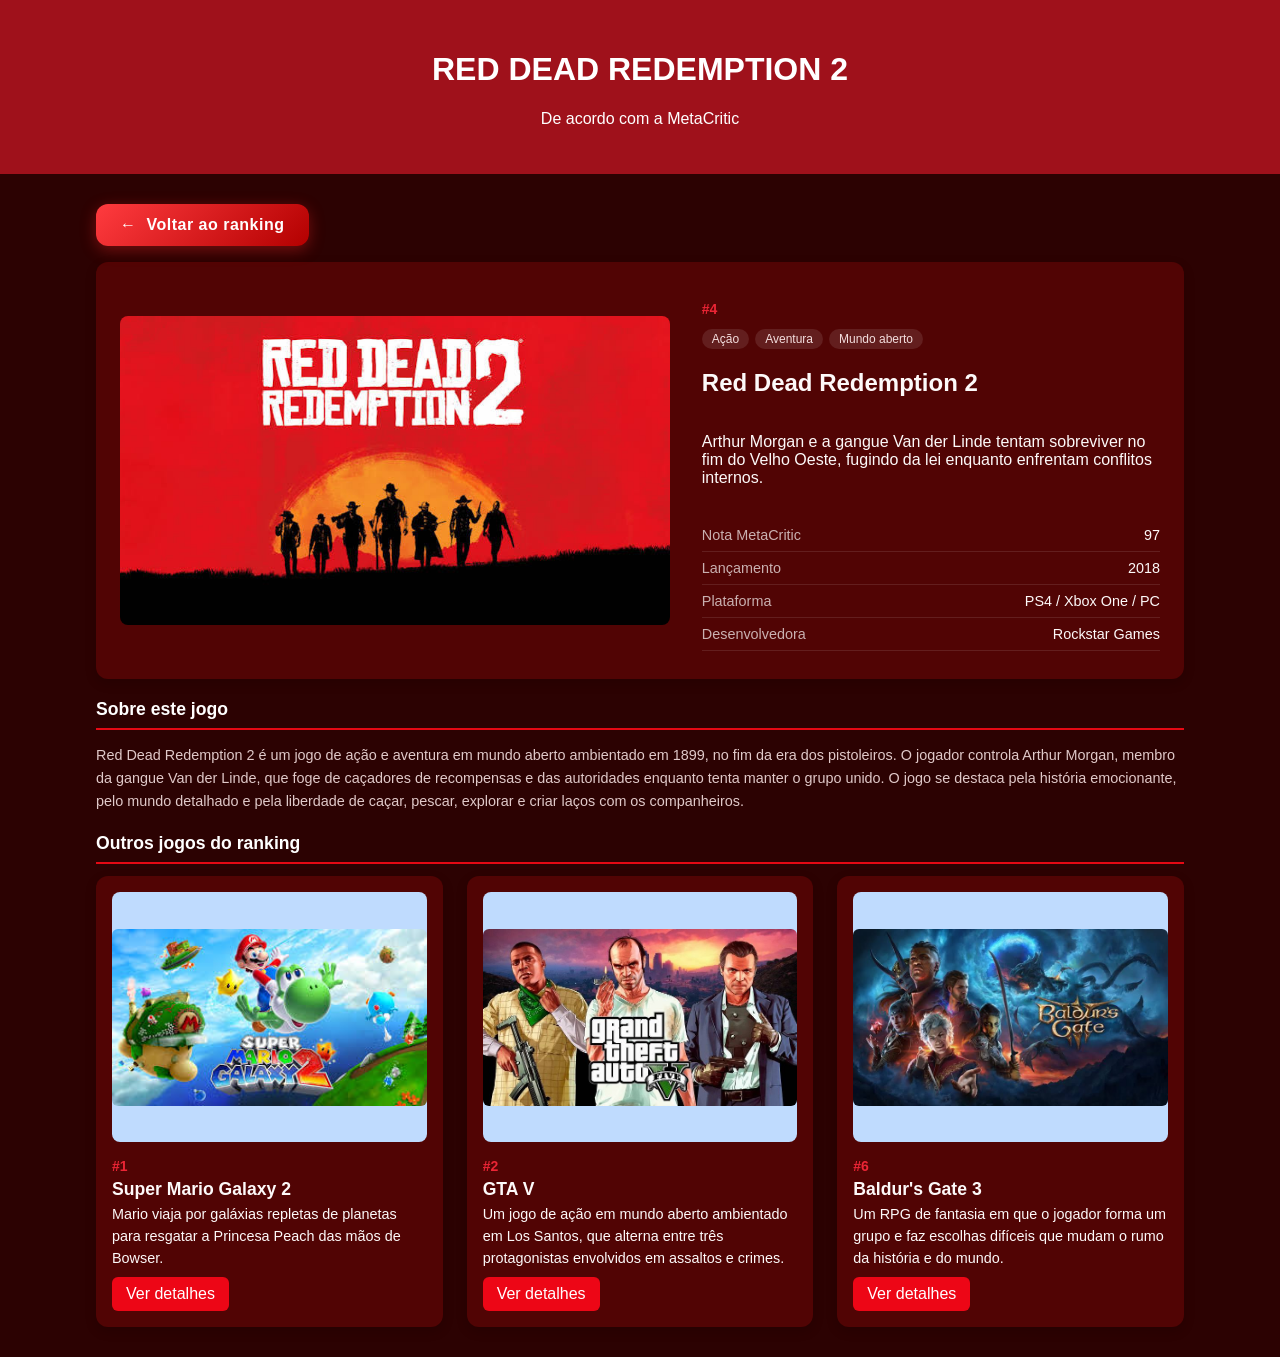
<file: Projeto FE/rdr2.html>
<!DOCTYPE html>
<html lang="pt-BR">
<head>
    <!-- Define a codificação dos caracteres -->
    <meta charset="UTF-8">
    <meta name="viewport" content="width=device-width, initial-scale=1.0">

    <!-- Nome exibido na aba do navegador -->
    <title>Red Dead Redemption 2</title>

    <!-- Importa o arquivo CSS externo (mesmo do index) -->
    <link rel="stylesheet" href="style.css">

    <!-- Estilos extras SOMENTE desta página (pode mover para o style.css) -->
    <style>
        /* Card de detalhes: imagem grande + conteúdo lado a lado */
        .detalhes {
            max-width: 1800px;
            margin: 20px auto;
            padding: 0 32px;
        }

        .detalhes .card {
            display: grid;
            grid-template-columns: minmax(0, 1.2fr) minmax(0, 1fr);
            gap: 32px;
            padding: 24px;
        }

        .detalhes .imagem {
            margin: 0 !important;
            padding: 0 !important;
            transform: none !important;
            position: static !important;
            align-self: center;
        }

        .detalhes .imagem img {
            margin: 0 !important;
            transform: none !important;
            position: static !important;
            width: 100%;
            aspect-ratio: 16 / 9;
            object-fit: cover;
            border-radius: 8px;
            display: block;
        }

        .detalhes .conteudo {
            display: flex;
            flex-direction: column;
            gap: 12px;
        }

        /* Tags de categoria */
        .tags { display: flex; flex-wrap: wrap; gap: 6px; }
        .tag {
            background: rgba(255, 255, 255, 0.1);
            color: #f3dede;
            font-size: 0.75rem;
            padding: 3px 10px;
            border-radius: 20px;
        }

        /* Ficha técnica */
        .ficha { list-style: none; padding: 0; margin: 4px 0; }
        .ficha li {
            display: flex;
            justify-content: space-between;
            padding: 8px 0;
            border-bottom: 1px solid rgba(255, 255, 255, 0.1);
            font-size: 0.9rem;
        }
        .ficha span { opacity: 0.7; }

        /* Seção "Sobre" */
        .sobre {
            max-width: 1800px;
            margin: 0 auto 20px;
            padding: 0 32px;
        }
        .sobre h2, .outros h2 {
            color: #fff;
            margin-bottom: 12px;
            padding-bottom: 8px;
            border-bottom: 2px solid #e50914;
        }
        .sobre p { line-height: 1.6; color: #e0c9c9; font-size: 0.9rem; }
        .sobre h2, .outros h2 { font-size: 1.1rem; }

        /* Título da seção dos outros jogos */
        .outros {
            max-width: 1800px;
            margin: 0 auto;
            padding: 0 32px;
        }

        /* ===== BOTÃO VOLTAR AO RANKING ===== */
        a.voltar {
            display: inline-flex;
            align-items: center;
            gap: 10px;
            padding: 12px 24px;
            margin-bottom: 16px;
            color: #fff;
            background: linear-gradient(135deg, #ff3b3f, #b30000);
            border-radius: 12px;
            font-size: 1rem;
            font-weight: 700;
            letter-spacing: 0.5px;
            text-decoration: none;
            box-shadow: 0 4px 15px rgba(255, 40, 40, 0.35);
            transition: all 0.3s ease;
        }

        a.voltar .seta {
            display: inline-block;
            transition: transform 0.3s ease;
        }

        a.voltar:hover {
            transform: translateY(-3px);
            box-shadow: 0 8px 25px rgba(255, 40, 40, 0.6);
            filter: brightness(1.15);
        }

        a.voltar:hover .seta {
            transform: translateX(-5px);
        }

        a.voltar:active {
            transform: translateY(0);
            box-shadow: 0 2px 8px rgba(255, 40, 40, 0.4);
        }

        /* Cards pequenos dos outros jogos */
        .ranking.mini {
            display: grid;
            grid-template-columns: repeat(3, minmax(0, 1fr));
            gap: 24px;
            max-width: 1800px;
            margin: 0 auto 24px;
            padding: 0 32px;
        }
        .ranking.mini .card {
            width: auto;
            max-width: none;
            margin: 0;
            padding: 16px;
            display: flex;
            flex-direction: column;
        }
        .ranking.mini .imagem img {
            width: 100%;
            height: auto;
            aspect-ratio: 16 / 9;
            object-fit: cover;
            border-radius: 6px;
            display: block;
        }
        .ranking.mini h2 { font-size: 1.1rem; margin: 4px 0; }
        .ranking.mini p {
            font-size: 0.9rem;
            line-height: 1.5;
            margin: 4px 0 8px;
            display: -webkit-box;
            -webkit-line-clamp: 3;
            -webkit-box-orient: vertical;
            overflow: hidden;
        }
        .ranking.mini .conteudo { flex-grow: 1; }

        @media (max-width: 800px) {
            .detalhes .card { grid-template-columns: 1fr; }
            .ranking.mini { grid-template-columns: 1fr; }
        }

    </style>
</head>

<body>

    <!-- Cabeçalho da página -->
    <header>
        <h1>RED DEAD REDEMPTION 2</h1>
        <p>De acordo com a MetaCritic</p>
    </header>

    <!-- Conteúdo principal -->
    <main>

        <!-- Detalhes do jogo -->
        <section class="detalhes">

            <a href="index.html" class="voltar"><span class="seta">←</span> Voltar ao ranking</a>

            <article class="card">
                <div class="imagem">
                    <img src="img/rdr2.avif" alt="Red Dead Redemption 2">
                </div>

                <div class="conteudo">
                    <span class="posicao">#4</span>

                    <div class="tags">
                        <span class="tag">Ação</span>
                        <span class="tag">Aventura</span>
                        <span class="tag">Mundo aberto</span>
                    </div>

                    <h2>Red Dead Redemption 2</h2>

                    <p>
                        Arthur Morgan e a gangue Van der Linde tentam sobreviver no fim
                        do Velho Oeste, fugindo da lei enquanto enfrentam conflitos internos.
                    </p>

                    <ul class="ficha">
                        <li><span>Nota MetaCritic</span> 97</li>
                        <li><span>Lançamento</span> 2018</li>
                        <li><span>Plataforma</span> PS4 / Xbox One / PC</li>
                        <li><span>Desenvolvedora</span> Rockstar Games</li>
                    </ul>

                </div>
            </article>
        </section>

        <!-- Sobre o jogo -->
        <section class="sobre">
            <h2>Sobre este jogo</h2>
            <p>
                Red Dead Redemption 2 é um jogo de ação e aventura em mundo aberto
                ambientado em 1899, no fim da era dos pistoleiros. O jogador controla
                Arthur Morgan, membro da gangue Van der Linde, que foge de caçadores de
                recompensas e das autoridades enquanto tenta manter o grupo unido. O jogo
                se destaca pela história emocionante, pelo mundo detalhado e pela
                liberdade de caçar, pescar, explorar e criar laços com os companheiros.
            </p>
        </section>

        <!-- Outros jogos -->
        <div class="outros">
            <h2>Outros jogos do ranking</h2>
        </div>

        <!-- Mesmo padrão de cards do index -->
        <section class="ranking mini">

            <!-- Card 1 -->
            <article class="card">
                <div class="imagem">
                    <img src="img/supermario2.jpg" alt="Super Mario Galaxy 2">
                </div>
                <div class="conteudo">
                    <span class="posicao">#1</span>
                    <h2>Super Mario Galaxy 2</h2>
                    <p>Mario viaja por galáxias repletas de planetas para resgatar a Princesa Peach das mãos de Bowser.</p>
                    <a href="super_mario_galaxy2.html">Ver detalhes</a>
                </div>
            </article>

            <!-- Card 2 -->
            <article class="card">
                <div class="imagem">
                    <img src="img/gtav.jpg" alt="GTA V">
                </div>
                <div class="conteudo">
                    <span class="posicao">#2</span>
                    <h2>GTA V</h2>
                    <p>Um jogo de ação em mundo aberto ambientado em Los Santos, que alterna entre três protagonistas envolvidos em assaltos e crimes.</p>
                    <a href="gtav.html">Ver detalhes</a>
                </div>
            </article>

            <!-- Card 3 -->
            <article class="card">
                <div class="imagem">
                    <img src="img/bg3.jpg" alt="Baldur's Gate 3">
                </div>
                <div class="conteudo">
                    <span class="posicao">#6</span>
                    <h2>Baldur's Gate 3</h2>
                    <p>Um RPG de fantasia em que o jogador forma um grupo e faz escolhas difíceis que mudam o rumo da história e do mundo.</p>
                    <a href="bg3.html">Ver detalhes</a>
                </div>
            </article>

        </section>
    </main>

</body>
</html>
</file>
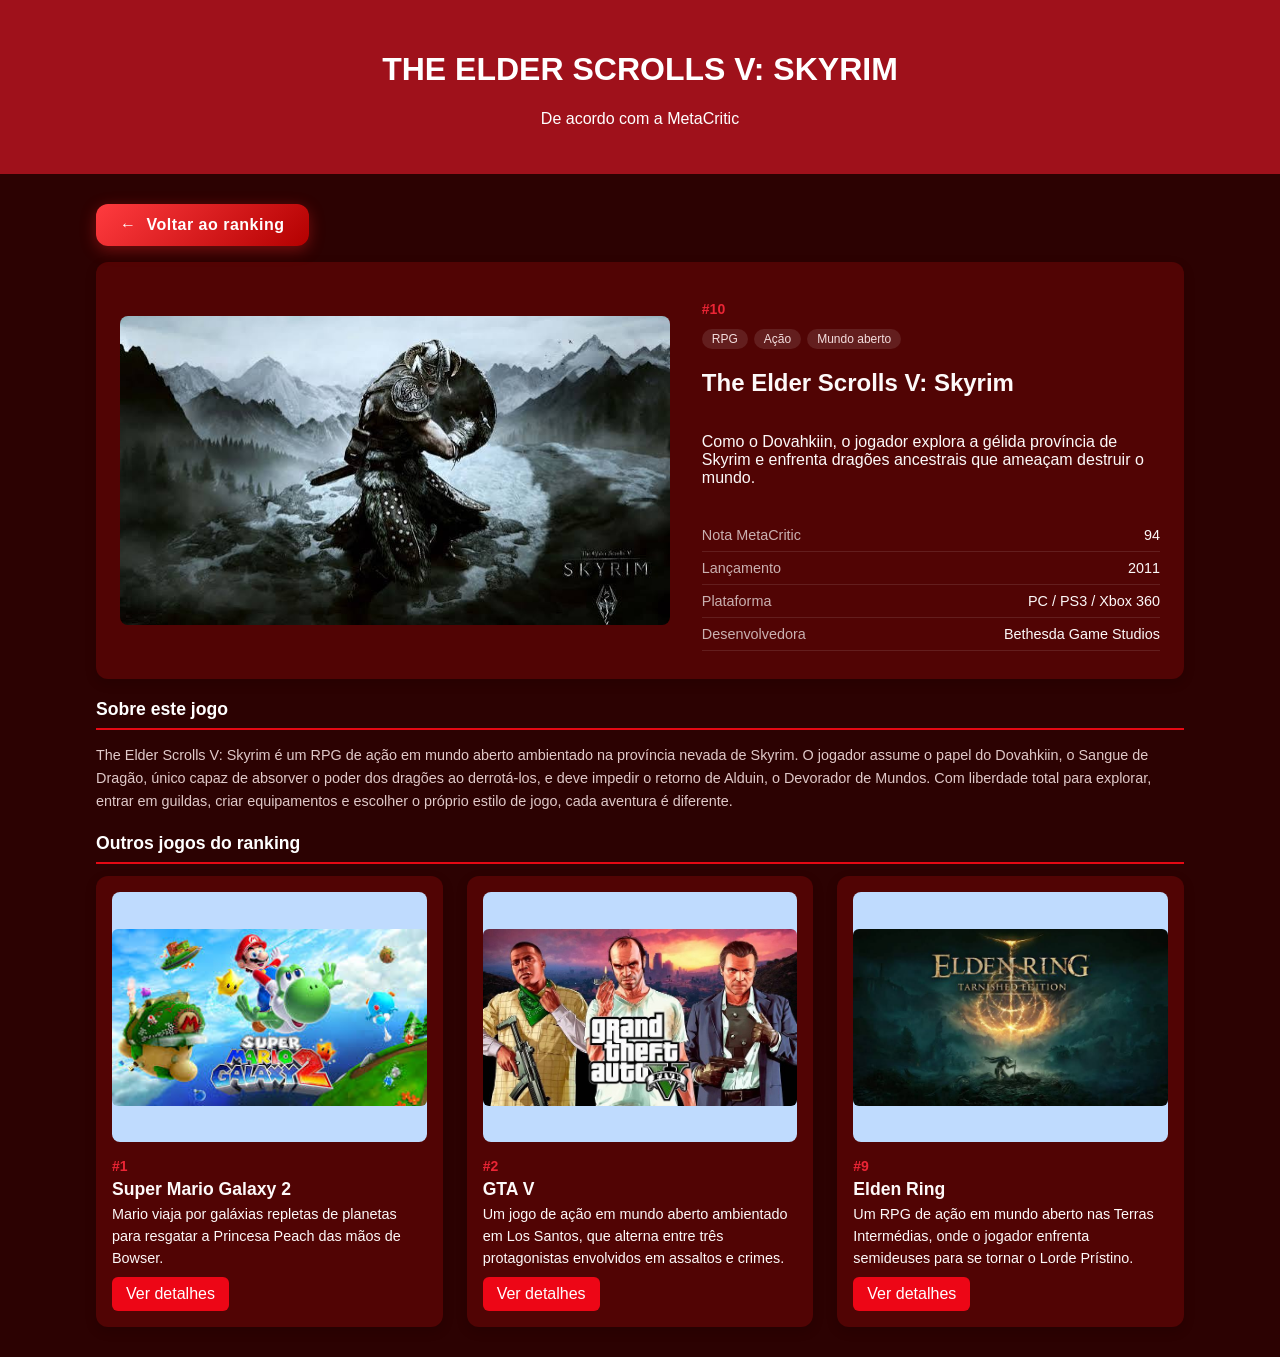
<file: Projeto FE/skyrim.html>
<!DOCTYPE html>
<html lang="pt-BR">
<head>
    <!-- Define a codificação dos caracteres -->
    <meta charset="UTF-8">
    <meta name="viewport" content="width=device-width, initial-scale=1.0">

    <!-- Nome exibido na aba do navegador -->
    <title>The Elder Scrolls V: Skyrim</title>

    <!-- Importa o arquivo CSS externo (mesmo do index) -->
    <link rel="stylesheet" href="style.css">

    <!-- Estilos extras SOMENTE desta página (pode mover para o style.css) -->
    <style>
        /* Card de detalhes: imagem grande + conteúdo lado a lado */
        .detalhes {
            max-width: 1800px;
            margin: 20px auto;
            padding: 0 32px;
        }

        .detalhes .card {
            display: grid;
            grid-template-columns: minmax(0, 1.2fr) minmax(0, 1fr);
            gap: 32px;
            padding: 24px;
        }

        .detalhes .imagem {
            margin: 0 !important;
            padding: 0 !important;
            transform: none !important;
            position: static !important;
            align-self: center;
        }

        .detalhes .imagem img {
            margin: 0 !important;
            transform: none !important;
            position: static !important;
            width: 100%;
            aspect-ratio: 16 / 9;
            object-fit: cover;
            border-radius: 8px;
            display: block;
        }

        .detalhes .conteudo {
            display: flex;
            flex-direction: column;
            gap: 12px;
        }

        /* Tags de categoria */
        .tags { display: flex; flex-wrap: wrap; gap: 6px; }
        .tag {
            background: rgba(255, 255, 255, 0.1);
            color: #f3dede;
            font-size: 0.75rem;
            padding: 3px 10px;
            border-radius: 20px;
        }

        /* Ficha técnica */
        .ficha { list-style: none; padding: 0; margin: 4px 0; }
        .ficha li {
            display: flex;
            justify-content: space-between;
            padding: 8px 0;
            border-bottom: 1px solid rgba(255, 255, 255, 0.1);
            font-size: 0.9rem;
        }
        .ficha span { opacity: 0.7; }

        /* Seção "Sobre" */
        .sobre {
            max-width: 1800px;
            margin: 0 auto 20px;
            padding: 0 32px;
        }
        .sobre h2, .outros h2 {
            color: #fff;
            margin-bottom: 12px;
            padding-bottom: 8px;
            border-bottom: 2px solid #e50914;
        }
        .sobre p { line-height: 1.6; color: #e0c9c9; font-size: 0.9rem; }
        .sobre h2, .outros h2 { font-size: 1.1rem; }

        /* Título da seção dos outros jogos */
        .outros {
            max-width: 1800px;
            margin: 0 auto;
            padding: 0 32px;
        }

        /* ===== BOTÃO VOLTAR AO RANKING ===== */
        a.voltar {
            display: inline-flex;
            align-items: center;
            gap: 10px;
            padding: 12px 24px;
            margin-bottom: 16px;
            color: #fff;
            background: linear-gradient(135deg, #ff3b3f, #b30000);
            border-radius: 12px;
            font-size: 1rem;
            font-weight: 700;
            letter-spacing: 0.5px;
            text-decoration: none;
            box-shadow: 0 4px 15px rgba(255, 40, 40, 0.35);
            transition: all 0.3s ease;
        }

        a.voltar .seta {
            display: inline-block;
            transition: transform 0.3s ease;
        }

        a.voltar:hover {
            transform: translateY(-3px);
            box-shadow: 0 8px 25px rgba(255, 40, 40, 0.6);
            filter: brightness(1.15);
        }

        a.voltar:hover .seta {
            transform: translateX(-5px);
        }

        a.voltar:active {
            transform: translateY(0);
            box-shadow: 0 2px 8px rgba(255, 40, 40, 0.4);
        }

        /* Cards pequenos dos outros jogos */
        .ranking.mini {
            display: grid;
            grid-template-columns: repeat(3, minmax(0, 1fr));
            gap: 24px;
            max-width: 1800px;
            margin: 0 auto 24px;
            padding: 0 32px;
        }
        .ranking.mini .card {
            width: auto;
            max-width: none;
            margin: 0;
            padding: 16px;
            display: flex;
            flex-direction: column;
        }
        .ranking.mini .imagem img {
            width: 100%;
            height: auto;
            aspect-ratio: 16 / 9;
            object-fit: cover;
            border-radius: 6px;
            display: block;
        }
        .ranking.mini h2 { font-size: 1.1rem; margin: 4px 0; }
        .ranking.mini p {
            font-size: 0.9rem;
            line-height: 1.5;
            margin: 4px 0 8px;
            display: -webkit-box;
            -webkit-line-clamp: 3;
            -webkit-box-orient: vertical;
            overflow: hidden;
        }
        .ranking.mini .conteudo { flex-grow: 1; }

        @media (max-width: 800px) {
            .detalhes .card { grid-template-columns: 1fr; }
            .ranking.mini { grid-template-columns: 1fr; }
        }

    </style>
</head>

<body>

    <!-- Cabeçalho da página -->
    <header>
        <h1>THE ELDER SCROLLS V: SKYRIM</h1>
        <p>De acordo com a MetaCritic</p>
    </header>

    <!-- Conteúdo principal -->
    <main>

        <!-- Detalhes do jogo -->
        <section class="detalhes">

            <a href="index.html" class="voltar"><span class="seta">←</span> Voltar ao ranking</a>

            <article class="card">
                <div class="imagem">
                    <img src="img/skyrim.jpg" alt="The Elder Scrolls V: Skyrim">
                </div>

                <div class="conteudo">
                    <span class="posicao">#10</span>

                    <div class="tags">
                        <span class="tag">RPG</span>
                        <span class="tag">Ação</span>
                        <span class="tag">Mundo aberto</span>
                    </div>

                    <h2>The Elder Scrolls V: Skyrim</h2>

                    <p>
                        Como o Dovahkiin, o jogador explora a gélida província de Skyrim
                        e enfrenta dragões ancestrais que ameaçam destruir o mundo.
                    </p>

                    <ul class="ficha">
                        <li><span>Nota MetaCritic</span> 94</li>
                        <li><span>Lançamento</span> 2011</li>
                        <li><span>Plataforma</span> PC / PS3 / Xbox 360</li>
                        <li><span>Desenvolvedora</span> Bethesda Game Studios</li>
                    </ul>

                </div>
            </article>
        </section>

        <!-- Sobre o jogo -->
        <section class="sobre">
            <h2>Sobre este jogo</h2>
            <p>
                The Elder Scrolls V: Skyrim é um RPG de ação em mundo aberto ambientado
                na província nevada de Skyrim. O jogador assume o papel do Dovahkiin, o
                Sangue de Dragão, único capaz de absorver o poder dos dragões ao derrotá-los,
                e deve impedir o retorno de Alduin, o Devorador de Mundos. Com liberdade
                total para explorar, entrar em guildas, criar equipamentos e escolher o
                próprio estilo de jogo, cada aventura é diferente.
            </p>
        </section>

        <!-- Outros jogos -->
        <div class="outros">
            <h2>Outros jogos do ranking</h2>
        </div>

        <!-- Mesmo padrão de cards do index -->
        <section class="ranking mini">

            <!-- Card 1 -->
            <article class="card">
                <div class="imagem">
                    <img src="img/supermario2.jpg" alt="Super Mario Galaxy 2">
                </div>
                <div class="conteudo">
                    <span class="posicao">#1</span>
                    <h2>Super Mario Galaxy 2</h2>
                    <p>Mario viaja por galáxias repletas de planetas para resgatar a Princesa Peach das mãos de Bowser.</p>
                    <a href="super_mario_galaxy2.html">Ver detalhes</a>
                </div>
            </article>

            <!-- Card 2 -->
            <article class="card">
                <div class="imagem">
                    <img src="img/gtav.jpg" alt="GTA V">
                </div>
                <div class="conteudo">
                    <span class="posicao">#2</span>
                    <h2>GTA V</h2>
                    <p>Um jogo de ação em mundo aberto ambientado em Los Santos, que alterna entre três protagonistas envolvidos em assaltos e crimes.</p>
                    <a href="gtav.html">Ver detalhes</a>
                </div>
            </article>

            <!-- Card 3 -->
            <article class="card">
                <div class="imagem">
                    <img src="img/eldenring.jpg" alt="Elden Ring">
                </div>
                <div class="conteudo">
                    <span class="posicao">#9</span>
                    <h2>Elden Ring</h2>
                    <p>Um RPG de ação em mundo aberto nas Terras Intermédias, onde o jogador enfrenta semideuses para se tornar o Lorde Prístino.</p>
                    <a href="elden_ring.html">Ver detalhes</a>
                </div>
            </article>

        </section>
    </main>

</body>
</html>
</file>
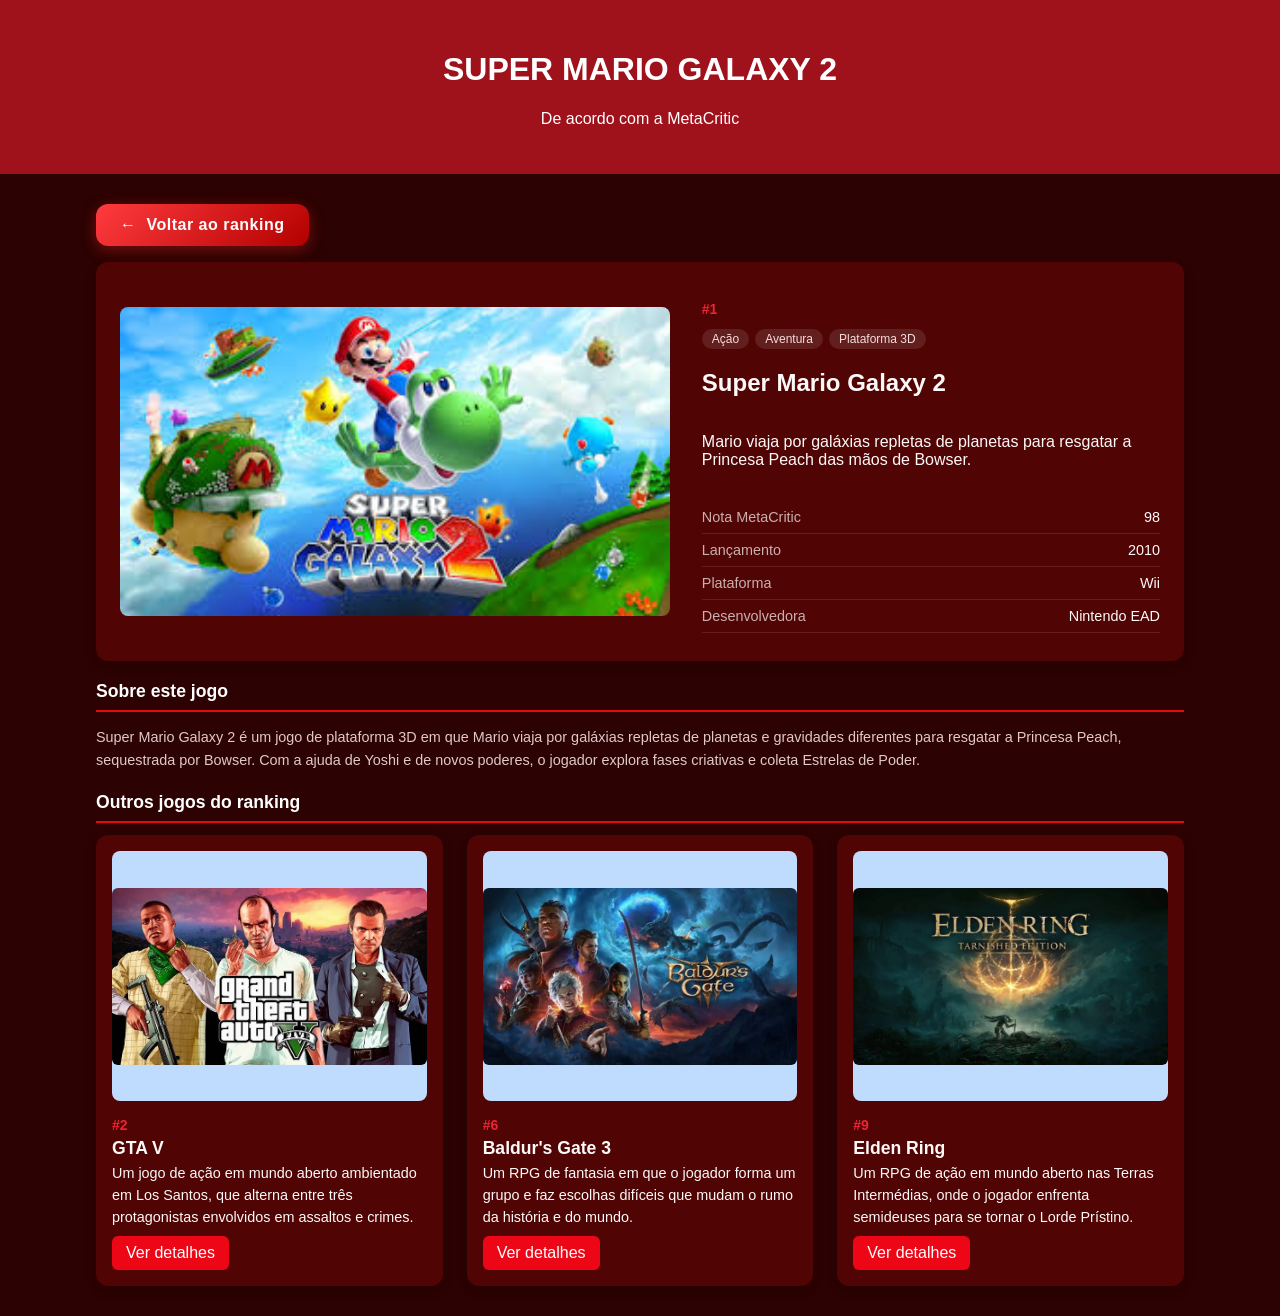
<file: Projeto FE/super_mario_galaxy2.html>
<!DOCTYPE html>
<html lang="pt-BR">
<head>
    <!-- Define a codificação dos caracteres -->
    <meta charset="UTF-8">
    <meta name="viewport" content="width=device-width, initial-scale=1.0">

    <!-- Nome exibido na aba do navegador -->
    <title>Super Mario Galaxy 2</title>

    <!-- Importa o arquivo CSS externo (mesmo do index) -->
    <link rel="stylesheet" href="style.css">

    <!-- Estilos extras SOMENTE desta página (pode mover para o style.css) -->
    <style>
        /* Card de detalhes: imagem grande + conteúdo lado a lado */
        .detalhes {
            max-width: 1800px;
            margin: 20px auto;
            padding: 0 32px;
        }

        .detalhes .card {
            display: grid;
            grid-template-columns: minmax(0, 1.2fr) minmax(0, 1fr);
            gap: 32px;
            padding: 24px;
        }

        .detalhes .imagem {
            margin: 0 !important;
            padding: 0 !important;
            transform: none !important;
            position: static !important;
            align-self: center;
        }

        .detalhes .imagem img {
            margin: 0 !important;
            transform: none !important;
            position: static !important;
            width: 100%;
            aspect-ratio: 16 / 9;
            object-fit: cover;
            border-radius: 8px;
            display: block;
        }

        .detalhes .conteudo {
            display: flex;
            flex-direction: column;
            gap: 12px;
        }

        /* Tags de categoria */
        .tags { display: flex; flex-wrap: wrap; gap: 6px; }
        .tag {
            background: rgba(255, 255, 255, 0.1);
            color: #f3dede;
            font-size: 0.75rem;
            padding: 3px 10px;
            border-radius: 20px;
        }

        /* Ficha técnica */
        .ficha { list-style: none; padding: 0; margin: 4px 0; }
        .ficha li {
            display: flex;
            justify-content: space-between;
            padding: 8px 0;
            border-bottom: 1px solid rgba(255, 255, 255, 0.1);
            font-size: 0.9rem;
        }
        .ficha span { opacity: 0.7; }

        /* Seção "Sobre" */
        .sobre {
            max-width: 1800px;
            margin: 0 auto 20px;
            padding: 0 32px;
        }
        .sobre h2, .outros h2 {
            color: #fff;
            margin-bottom: 12px;
            padding-bottom: 8px;
            border-bottom: 2px solid #e50914;
        }
        .sobre p { line-height: 1.6; color: #e0c9c9; font-size: 0.9rem; }
        .sobre h2, .outros h2 { font-size: 1.1rem; }

        /* Título da seção dos outros jogos */
        .outros {
            max-width: 1800px;
            margin: 0 auto;
            padding: 0 32px;
        }

        /* ===== BOTÃO VOLTAR AO RANKING ===== */
        a.voltar {
            display: inline-flex;
            align-items: center;
            gap: 10px;
            padding: 12px 24px;
            margin-bottom: 16px;
            color: #fff;
            background: linear-gradient(135deg, #ff3b3f, #b30000);
            border-radius: 12px;
            font-size: 1rem;
            font-weight: 700;
            letter-spacing: 0.5px;
            text-decoration: none;
            box-shadow: 0 4px 15px rgba(255, 40, 40, 0.35);
            transition: all 0.3s ease;
        }

        a.voltar .seta {
            display: inline-block;
            transition: transform 0.3s ease;
        }

        a.voltar:hover {
            transform: translateY(-3px);
            box-shadow: 0 8px 25px rgba(255, 40, 40, 0.6);
            filter: brightness(1.15);
        }

        a.voltar:hover .seta {
            transform: translateX(-5px);
        }

        a.voltar:active {
            transform: translateY(0);
            box-shadow: 0 2px 8px rgba(255, 40, 40, 0.4);
        }

        /* Cards pequenos dos outros jogos */
        .ranking.mini {
            display: grid;
            grid-template-columns: repeat(3, minmax(0, 1fr));
            gap: 24px;
            max-width: 1800px;
            margin: 0 auto 24px;
            padding: 0 32px;
        }
        .ranking.mini .card {
            width: auto;
            max-width: none;
            margin: 0;
            padding: 16px;
            display: flex;
            flex-direction: column;
        }
        .ranking.mini .imagem img {
            width: 100%;
            height: auto;
            aspect-ratio: 16 / 9;
            object-fit: cover;
            border-radius: 6px;
            display: block;
        }
        .ranking.mini h2 { font-size: 1.1rem; margin: 4px 0; }
        .ranking.mini p {
            font-size: 0.9rem;
            line-height: 1.5;
            margin: 4px 0 8px;
            display: -webkit-box;
            -webkit-line-clamp: 3;
            -webkit-box-orient: vertical;
            overflow: hidden;
        }
        .ranking.mini .conteudo { flex-grow: 1; }

        @media (max-width: 800px) {
            .detalhes .card { grid-template-columns: 1fr; }
            .ranking.mini { grid-template-columns: 1fr; }
        }

    </style>
</head>

<body>

    <!-- Cabeçalho da página -->
    <header>
        <h1>SUPER MARIO GALAXY 2</h1>
        <p>De acordo com a MetaCritic</p>
    </header>

    <!-- Conteúdo principal -->
    <main>

        <!-- Detalhes do jogo -->
        <section class="detalhes">

            <a href="index.html" class="voltar"><span class="seta">←</span> Voltar ao ranking</a>

            <article class="card">
                <div class="imagem">
                    <img src="img/supermario2.jpg" alt="Super Mario Galaxy 2">
                </div>

                <div class="conteudo">
                    <span class="posicao">#1</span>

                    <div class="tags">
                        <span class="tag">Ação</span>
                        <span class="tag">Aventura</span>
                        <span class="tag">Plataforma 3D</span>
                    </div>

                    <h2>Super Mario Galaxy 2</h2>

                    <p>
                        Mario viaja por galáxias repletas de planetas para resgatar
                        a Princesa Peach das mãos de Bowser.
                    </p>

                    <ul class="ficha">
                        <li><span>Nota MetaCritic</span> 98</li>
                        <li><span>Lançamento</span> 2010</li>
                        <li><span>Plataforma</span> Wii</li>
                        <li><span>Desenvolvedora</span> Nintendo EAD</li>
                    </ul>

                </div>
            </article>
        </section>

        <!-- Sobre o jogo -->
        <section class="sobre">
            <h2>Sobre este jogo</h2>
            <p>
                Super Mario Galaxy 2 é um jogo de plataforma 3D em que Mario viaja por
                galáxias repletas de planetas e gravidades diferentes para resgatar a
                Princesa Peach, sequestrada por Bowser. Com a ajuda de Yoshi e de novos
                poderes, o jogador explora fases criativas e coleta Estrelas de Poder.
            </p>
        </section>

        <!-- Outros jogos -->
        <div class="outros">
            <h2>Outros jogos do ranking</h2>
        </div>

        <!-- Mesmo padrão de cards do index -->
        <section class="ranking mini">

            <!-- Card 1 -->
            <article class="card">
                <div class="imagem">
                    <img src="img/gtav.jpg" alt="GTA V">
                </div>
                <div class="conteudo">
                    <span class="posicao">#2</span>
                    <h2>GTA V</h2>
                    <p>Um jogo de ação em mundo aberto ambientado em Los Santos, que alterna entre três protagonistas envolvidos em assaltos e crimes.</p>
                    <a href="gtav.html">Ver detalhes</a>
                </div>
            </article>

            <!-- Card 2 -->
            <article class="card">
                <div class="imagem">
                    <img src="img/bg3.jpg" alt="Baldur's Gate 3">
                </div>
                <div class="conteudo">
                    <span class="posicao">#6</span>
                    <h2>Baldur's Gate 3</h2>
                    <p>Um RPG de fantasia em que o jogador forma um grupo e faz escolhas difíceis que mudam o rumo da história e do mundo.</p>
                    <a href="bg3.html">Ver detalhes</a>
                </div>
            </article>

            <!-- Card 3 -->
            <article class="card">
                <div class="imagem">
                    <img src="img/eldenring.jpg" alt="Elden Ring">
                </div>
                <div class="conteudo">
                    <span class="posicao">#9</span>
                    <h2>Elden Ring</h2>
                    <p>Um RPG de ação em mundo aberto nas Terras Intermédias, onde o jogador enfrenta semideuses para se tornar o Lorde Prístino.</p>
                    <a href="elden_ring.html">Ver detalhes</a>
                </div>
            </article>

        </section>
    </main>

</body>
</html>
</file>
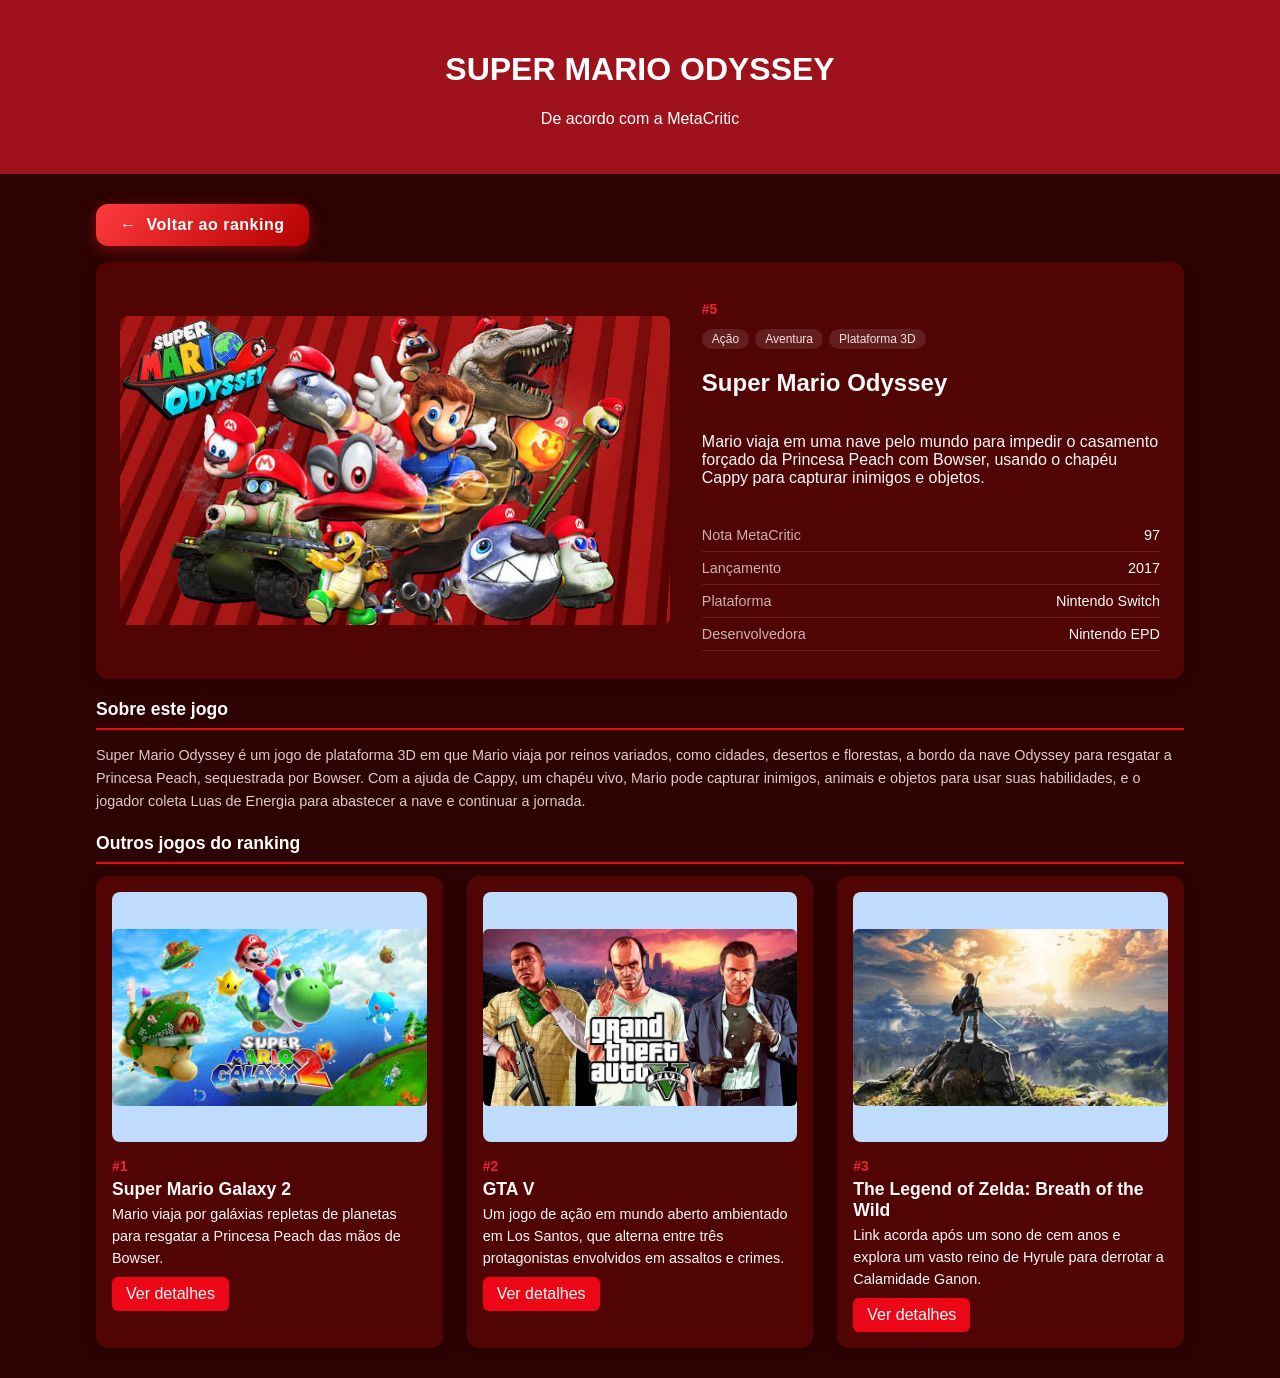
<file: Projeto FE/super_mario_odyssey.html>
<!DOCTYPE html>
<html lang="pt-BR">
<head>
    <!-- Define a codificação dos caracteres -->
    <meta charset="UTF-8">
    <meta name="viewport" content="width=device-width, initial-scale=1.0">

    <!-- Nome exibido na aba do navegador -->
    <title>Super Mario Odyssey</title>

    <!-- Importa o arquivo CSS externo (mesmo do index) -->
    <link rel="stylesheet" href="style.css">

    <!-- Estilos extras SOMENTE desta página (pode mover para o style.css) -->
    <style>
        /* Card de detalhes: imagem grande + conteúdo lado a lado */
        .detalhes {
            max-width: 1800px;
            margin: 20px auto;
            padding: 0 32px;
        }

        .detalhes .card {
            display: grid;
            grid-template-columns: minmax(0, 1.2fr) minmax(0, 1fr);
            gap: 32px;
            padding: 24px;
        }

        .detalhes .imagem {
            margin: 0 !important;
            padding: 0 !important;
            transform: none !important;
            position: static !important;
            align-self: center;
        }

        .detalhes .imagem img {
            margin: 0 !important;
            transform: none !important;
            position: static !important;
            width: 100%;
            aspect-ratio: 16 / 9;
            object-fit: cover;
            border-radius: 8px;
            display: block;
        }

        .detalhes .conteudo {
            display: flex;
            flex-direction: column;
            gap: 12px;
        }

        /* Tags de categoria */
        .tags { display: flex; flex-wrap: wrap; gap: 6px; }
        .tag {
            background: rgba(255, 255, 255, 0.1);
            color: #f3dede;
            font-size: 0.75rem;
            padding: 3px 10px;
            border-radius: 20px;
        }

        /* Ficha técnica */
        .ficha { list-style: none; padding: 0; margin: 4px 0; }
        .ficha li {
            display: flex;
            justify-content: space-between;
            padding: 8px 0;
            border-bottom: 1px solid rgba(255, 255, 255, 0.1);
            font-size: 0.9rem;
        }
        .ficha span { opacity: 0.7; }

        /* Seção "Sobre" */
        .sobre {
            max-width: 1800px;
            margin: 0 auto 20px;
            padding: 0 32px;
        }
        .sobre h2, .outros h2 {
            color: #fff;
            margin-bottom: 12px;
            padding-bottom: 8px;
            border-bottom: 2px solid #e50914;
        }
        .sobre p { line-height: 1.6; color: #e0c9c9; font-size: 0.9rem; }
        .sobre h2, .outros h2 { font-size: 1.1rem; }

        /* Título da seção dos outros jogos */
        .outros {
            max-width: 1800px;
            margin: 0 auto;
            padding: 0 32px;
        }

        /* ===== BOTÃO VOLTAR AO RANKING ===== */
        a.voltar {
            display: inline-flex;
            align-items: center;
            gap: 10px;
            padding: 12px 24px;
            margin-bottom: 16px;
            color: #fff;
            background: linear-gradient(135deg, #ff3b3f, #b30000);
            border-radius: 12px;
            font-size: 1rem;
            font-weight: 700;
            letter-spacing: 0.5px;
            text-decoration: none;
            box-shadow: 0 4px 15px rgba(255, 40, 40, 0.35);
            transition: all 0.3s ease;
        }

        a.voltar .seta {
            display: inline-block;
            transition: transform 0.3s ease;
        }

        a.voltar:hover {
            transform: translateY(-3px);
            box-shadow: 0 8px 25px rgba(255, 40, 40, 0.6);
            filter: brightness(1.15);
        }

        a.voltar:hover .seta {
            transform: translateX(-5px);
        }

        a.voltar:active {
            transform: translateY(0);
            box-shadow: 0 2px 8px rgba(255, 40, 40, 0.4);
        }

        /* Cards pequenos dos outros jogos */
        .ranking.mini {
            display: grid;
            grid-template-columns: repeat(3, minmax(0, 1fr));
            gap: 24px;
            max-width: 1800px;
            margin: 0 auto 24px;
            padding: 0 32px;
        }
        .ranking.mini .card {
            width: auto;
            max-width: none;
            margin: 0;
            padding: 16px;
            display: flex;
            flex-direction: column;
        }
        .ranking.mini .imagem img {
            width: 100%;
            height: auto;
            aspect-ratio: 16 / 9;
            object-fit: cover;
            border-radius: 6px;
            display: block;
        }
        .ranking.mini h2 { font-size: 1.1rem; margin: 4px 0; }
        .ranking.mini p {
            font-size: 0.9rem;
            line-height: 1.5;
            margin: 4px 0 8px;
            display: -webkit-box;
            -webkit-line-clamp: 3;
            -webkit-box-orient: vertical;
            overflow: hidden;
        }
        .ranking.mini .conteudo { flex-grow: 1; }

        @media (max-width: 800px) {
            .detalhes .card { grid-template-columns: 1fr; }
            .ranking.mini { grid-template-columns: 1fr; }
        }

    </style>
</head>

<body>

    <!-- Cabeçalho da página -->
    <header>
        <h1>SUPER MARIO ODYSSEY</h1>
        <p>De acordo com a MetaCritic</p>
    </header>

    <!-- Conteúdo principal -->
    <main>

        <!-- Detalhes do jogo -->
        <section class="detalhes">

            <a href="index.html" class="voltar"><span class="seta">←</span> Voltar ao ranking</a>

            <article class="card">
                <div class="imagem">
                    <img src="img/supermarioody.jpg" alt="Super Mario Odyssey">
                </div>

                <div class="conteudo">
                    <span class="posicao">#5</span>

                    <div class="tags">
                        <span class="tag">Ação</span>
                        <span class="tag">Aventura</span>
                        <span class="tag">Plataforma 3D</span>
                    </div>

                    <h2>Super Mario Odyssey</h2>

                    <p>
                        Mario viaja em uma nave pelo mundo para impedir o casamento forçado
                        da Princesa Peach com Bowser, usando o chapéu Cappy para capturar
                        inimigos e objetos.
                    </p>

                    <ul class="ficha">
                        <li><span>Nota MetaCritic</span> 97</li>
                        <li><span>Lançamento</span> 2017</li>
                        <li><span>Plataforma</span> Nintendo Switch</li>
                        <li><span>Desenvolvedora</span> Nintendo EPD</li>
                    </ul>

                </div>
            </article>
        </section>

        <!-- Sobre o jogo -->
        <section class="sobre">
            <h2>Sobre este jogo</h2>
            <p>
                Super Mario Odyssey é um jogo de plataforma 3D em que Mario viaja por
                reinos variados, como cidades, desertos e florestas, a bordo da nave
                Odyssey para resgatar a Princesa Peach, sequestrada por Bowser. Com a
                ajuda de Cappy, um chapéu vivo, Mario pode capturar inimigos, animais e
                objetos para usar suas habilidades, e o jogador coleta Luas de Energia
                para abastecer a nave e continuar a jornada.
            </p>
        </section>

        <!-- Outros jogos -->
        <div class="outros">
            <h2>Outros jogos do ranking</h2>
        </div>

        <!-- Mesmo padrão de cards do index -->
        <section class="ranking mini">

            <!-- Card 1 -->
            <article class="card">
                <div class="imagem">
                    <img src="img/supermario2.jpg" alt="Super Mario Galaxy 2">
                </div>
                <div class="conteudo">
                    <span class="posicao">#1</span>
                    <h2>Super Mario Galaxy 2</h2>
                    <p>Mario viaja por galáxias repletas de planetas para resgatar a Princesa Peach das mãos de Bowser.</p>
                    <a href="super_mario_galaxy2.html">Ver detalhes</a>
                </div>
            </article>

            <!-- Card 2 -->
            <article class="card">
                <div class="imagem">
                    <img src="img/gtav.jpg" alt="GTA V">
                </div>
                <div class="conteudo">
                    <span class="posicao">#2</span>
                    <h2>GTA V</h2>
                    <p>Um jogo de ação em mundo aberto ambientado em Los Santos, que alterna entre três protagonistas envolvidos em assaltos e crimes.</p>
                    <a href="gtav.html">Ver detalhes</a>
                </div>
            </article>

            <!-- Card 3 -->
            <article class="card">
                <div class="imagem">
                    <img src="img/zelda.jpg" alt="The Legend of Zelda: Breath of the Wild">
                </div>
                <div class="conteudo">
                    <span class="posicao">#3</span>
                    <h2>The Legend of Zelda: Breath of the Wild</h2>
                    <p>Link acorda após um sono de cem anos e explora um vasto reino de Hyrule para derrotar a Calamidade Ganon.</p>
                    <a href="zelda_botw.html">Ver detalhes</a>
                </div>
            </article>

        </section>
    </main>

</body>
</html>
</file>
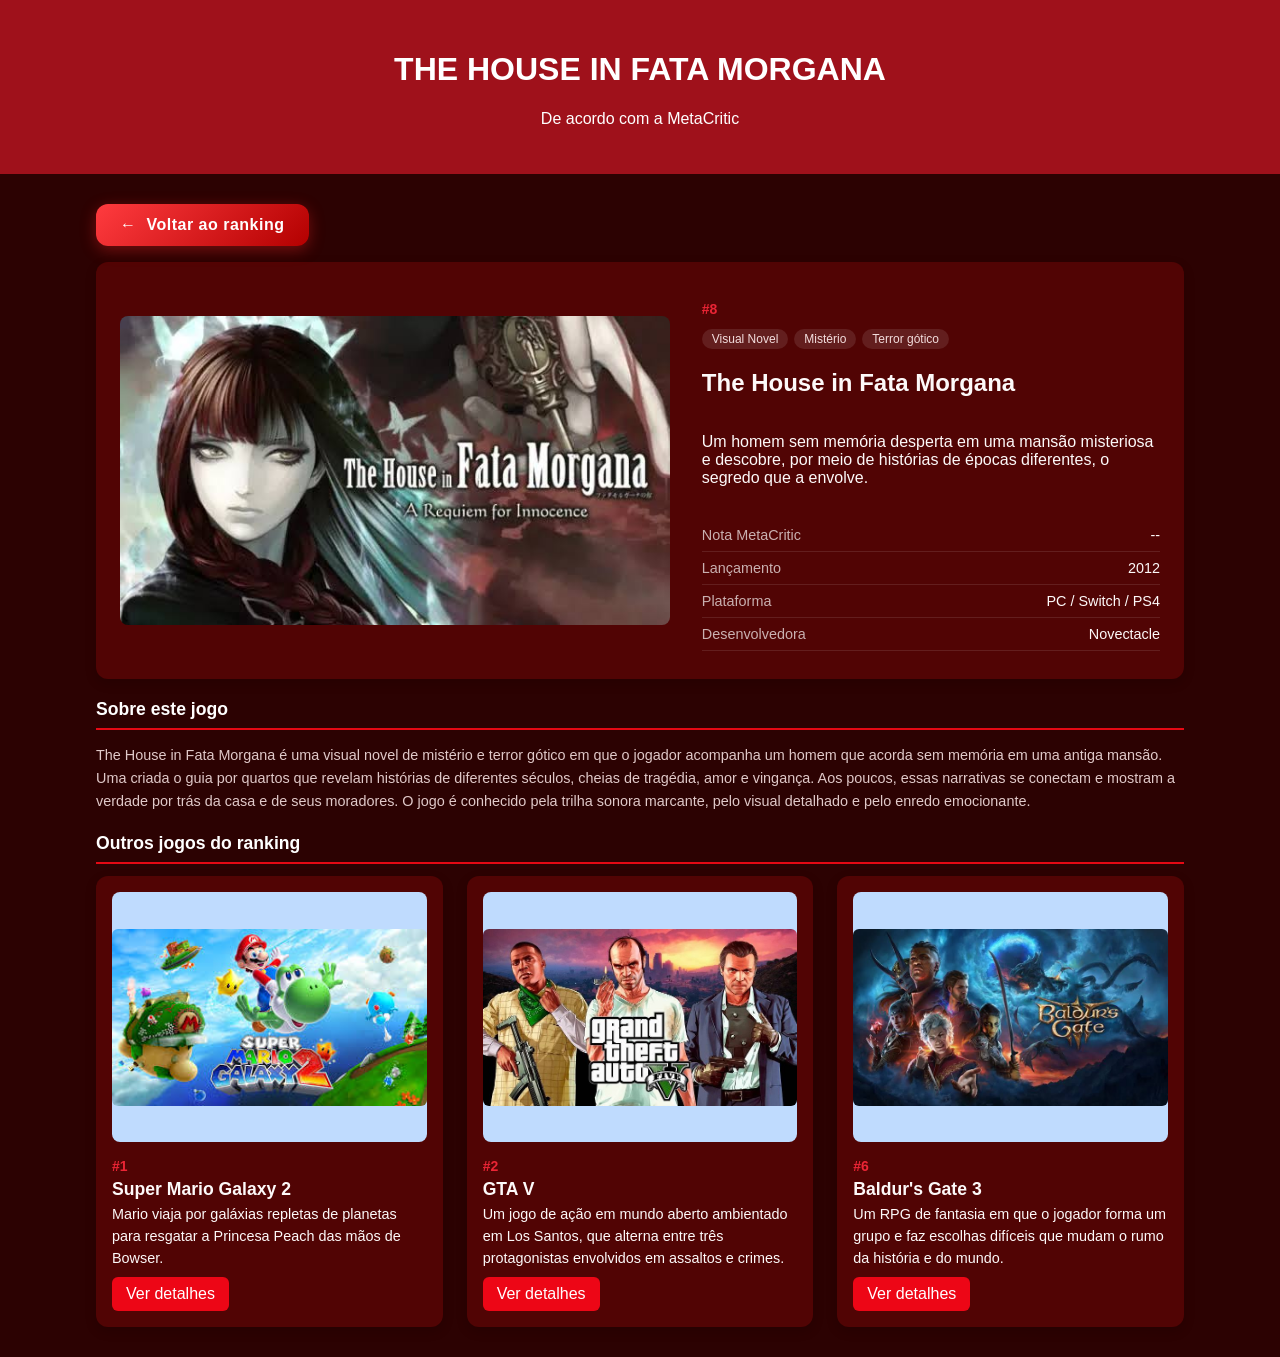
<file: Projeto FE/the_house.html>
<!DOCTYPE html>
<html lang="pt-BR">
<head>
    <!-- Define a codificação dos caracteres -->
    <meta charset="UTF-8">
    <meta name="viewport" content="width=device-width, initial-scale=1.0">

    <!-- Nome exibido na aba do navegador -->
    <title>The House in Fata Morgana</title>

    <!-- Importa o arquivo CSS externo (mesmo do index) -->
    <link rel="stylesheet" href="style.css">

    <!-- Estilos extras SOMENTE desta página (pode mover para o style.css) -->
    <style>
        /* Card de detalhes: imagem grande + conteúdo lado a lado */
        .detalhes {
            max-width: 1800px;
            margin: 20px auto;
            padding: 0 32px;
        }

        .detalhes .card {
            display: grid;
            grid-template-columns: minmax(0, 1.2fr) minmax(0, 1fr);
            gap: 32px;
            padding: 24px;
        }

        .detalhes .imagem {
            margin: 0 !important;
            padding: 0 !important;
            transform: none !important;
            position: static !important;
            align-self: center;
        }

        .detalhes .imagem img {
            margin: 0 !important;
            transform: none !important;
            position: static !important;
            width: 100%;
            aspect-ratio: 16 / 9;
            object-fit: cover;
            border-radius: 8px;
            display: block;
        }

        .detalhes .conteudo {
            display: flex;
            flex-direction: column;
            gap: 12px;
        }

        /* Tags de categoria */
        .tags { display: flex; flex-wrap: wrap; gap: 6px; }
        .tag {
            background: rgba(255, 255, 255, 0.1);
            color: #f3dede;
            font-size: 0.75rem;
            padding: 3px 10px;
            border-radius: 20px;
        }

        /* Ficha técnica */
        .ficha { list-style: none; padding: 0; margin: 4px 0; }
        .ficha li {
            display: flex;
            justify-content: space-between;
            padding: 8px 0;
            border-bottom: 1px solid rgba(255, 255, 255, 0.1);
            font-size: 0.9rem;
        }
        .ficha span { opacity: 0.7; }

        /* Seção "Sobre" */
        .sobre {
            max-width: 1800px;
            margin: 0 auto 20px;
            padding: 0 32px;
        }
        .sobre h2, .outros h2 {
            color: #fff;
            margin-bottom: 12px;
            padding-bottom: 8px;
            border-bottom: 2px solid #e50914;
        }
        .sobre p { line-height: 1.6; color: #e0c9c9; font-size: 0.9rem; }
        .sobre h2, .outros h2 { font-size: 1.1rem; }

        /* Título da seção dos outros jogos */
        .outros {
            max-width: 1800px;
            margin: 0 auto;
            padding: 0 32px;
        }

        /* ===== BOTÃO VOLTAR AO RANKING ===== */
        a.voltar {
            display: inline-flex;
            align-items: center;
            gap: 10px;
            padding: 12px 24px;
            margin-bottom: 16px;
            color: #fff;
            background: linear-gradient(135deg, #ff3b3f, #b30000);
            border-radius: 12px;
            font-size: 1rem;
            font-weight: 700;
            letter-spacing: 0.5px;
            text-decoration: none;
            box-shadow: 0 4px 15px rgba(255, 40, 40, 0.35);
            transition: all 0.3s ease;
        }

        a.voltar .seta {
            display: inline-block;
            transition: transform 0.3s ease;
        }

        a.voltar:hover {
            transform: translateY(-3px);
            box-shadow: 0 8px 25px rgba(255, 40, 40, 0.6);
            filter: brightness(1.15);
        }

        a.voltar:hover .seta {
            transform: translateX(-5px);
        }

        a.voltar:active {
            transform: translateY(0);
            box-shadow: 0 2px 8px rgba(255, 40, 40, 0.4);
        }

        /* Cards pequenos dos outros jogos */
        .ranking.mini {
            display: grid;
            grid-template-columns: repeat(3, minmax(0, 1fr));
            gap: 24px;
            max-width: 1800px;
            margin: 0 auto 24px;
            padding: 0 32px;
        }
        .ranking.mini .card {
            width: auto;
            max-width: none;
            margin: 0;
            padding: 16px;
            display: flex;
            flex-direction: column;
        }
        .ranking.mini .imagem img {
            width: 100%;
            height: auto;
            aspect-ratio: 16 / 9;
            object-fit: cover;
            border-radius: 6px;
            display: block;
        }
        .ranking.mini h2 { font-size: 1.1rem; margin: 4px 0; }
        .ranking.mini p {
            font-size: 0.9rem;
            line-height: 1.5;
            margin: 4px 0 8px;
            display: -webkit-box;
            -webkit-line-clamp: 3;
            -webkit-box-orient: vertical;
            overflow: hidden;
        }
        .ranking.mini .conteudo { flex-grow: 1; }

        @media (max-width: 800px) {
            .detalhes .card { grid-template-columns: 1fr; }
            .ranking.mini { grid-template-columns: 1fr; }
        }

    </style>
</head>

<body>

    <!-- Cabeçalho da página -->
    <header>
        <h1>THE HOUSE IN FATA MORGANA</h1>
        <p>De acordo com a MetaCritic</p>
    </header>

    <!-- Conteúdo principal -->
    <main>

        <!-- Detalhes do jogo -->
        <section class="detalhes">

            <a href="index.html" class="voltar"><span class="seta">←</span> Voltar ao ranking</a>

            <article class="card">
                <div class="imagem">
                    <img src="img/thehouse.jpg" alt="The House in Fata Morgana">
                </div>

                <div class="conteudo">
                    <span class="posicao">#8</span>

                    <div class="tags">
                        <span class="tag">Visual Novel</span>
                        <span class="tag">Mistério</span>
                        <span class="tag">Terror gótico</span>
                    </div>

                    <h2>The House in Fata Morgana</h2>

                    <p>
                        Um homem sem memória desperta em uma mansão misteriosa e descobre,
                        por meio de histórias de épocas diferentes, o segredo que a envolve.
                    </p>

                    <ul class="ficha">
                        <li><span>Nota MetaCritic</span> --</li>
                        <li><span>Lançamento</span> 2012</li>
                        <li><span>Plataforma</span> PC / Switch / PS4</li>
                        <li><span>Desenvolvedora</span> Novectacle</li>
                    </ul>

                </div>
            </article>
        </section>

        <!-- Sobre o jogo -->
        <section class="sobre">
            <h2>Sobre este jogo</h2>
            <p>
                The House in Fata Morgana é uma visual novel de mistério e terror gótico
                em que o jogador acompanha um homem que acorda sem memória em uma antiga
                mansão. Uma criada o guia por quartos que revelam histórias de diferentes
                séculos, cheias de tragédia, amor e vingança. Aos poucos, essas narrativas
                se conectam e mostram a verdade por trás da casa e de seus moradores.
                O jogo é conhecido pela trilha sonora marcante, pelo visual detalhado e
                pelo enredo emocionante.
            </p>
        </section>

        <!-- Outros jogos -->
        <div class="outros">
            <h2>Outros jogos do ranking</h2>
        </div>

        <!-- Mesmo padrão de cards do index -->
        <section class="ranking mini">

            <!-- Card 1 -->
            <article class="card">
                <div class="imagem">
                    <img src="img/supermario2.jpg" alt="Super Mario Galaxy 2">
                </div>
                <div class="conteudo">
                    <span class="posicao">#1</span>
                    <h2>Super Mario Galaxy 2</h2>
                    <p>Mario viaja por galáxias repletas de planetas para resgatar a Princesa Peach das mãos de Bowser.</p>
                    <a href="super_mario_galaxy2.html">Ver detalhes</a>
                </div>
            </article>

            <!-- Card 2 -->
            <article class="card">
                <div class="imagem">
                    <img src="img/gtav.jpg" alt="GTA V">
                </div>
                <div class="conteudo">
                    <span class="posicao">#2</span>
                    <h2>GTA V</h2>
                    <p>Um jogo de ação em mundo aberto ambientado em Los Santos, que alterna entre três protagonistas envolvidos em assaltos e crimes.</p>
                    <a href="gtav.html">Ver detalhes</a>
                </div>
            </article>

            <!-- Card 3 -->
            <article class="card">
                <div class="imagem">
                    <img src="img/bg3.jpg" alt="Baldur's Gate 3">
                </div>
                <div class="conteudo">
                    <span class="posicao">#6</span>
                    <h2>Baldur's Gate 3</h2>
                    <p>Um RPG de fantasia em que o jogador forma um grupo e faz escolhas difíceis que mudam o rumo da história e do mundo.</p>
                    <a href="bg3.html">Ver detalhes</a>
                </div>
            </article>

        </section>
    </main>

</body>
</html>
</file>
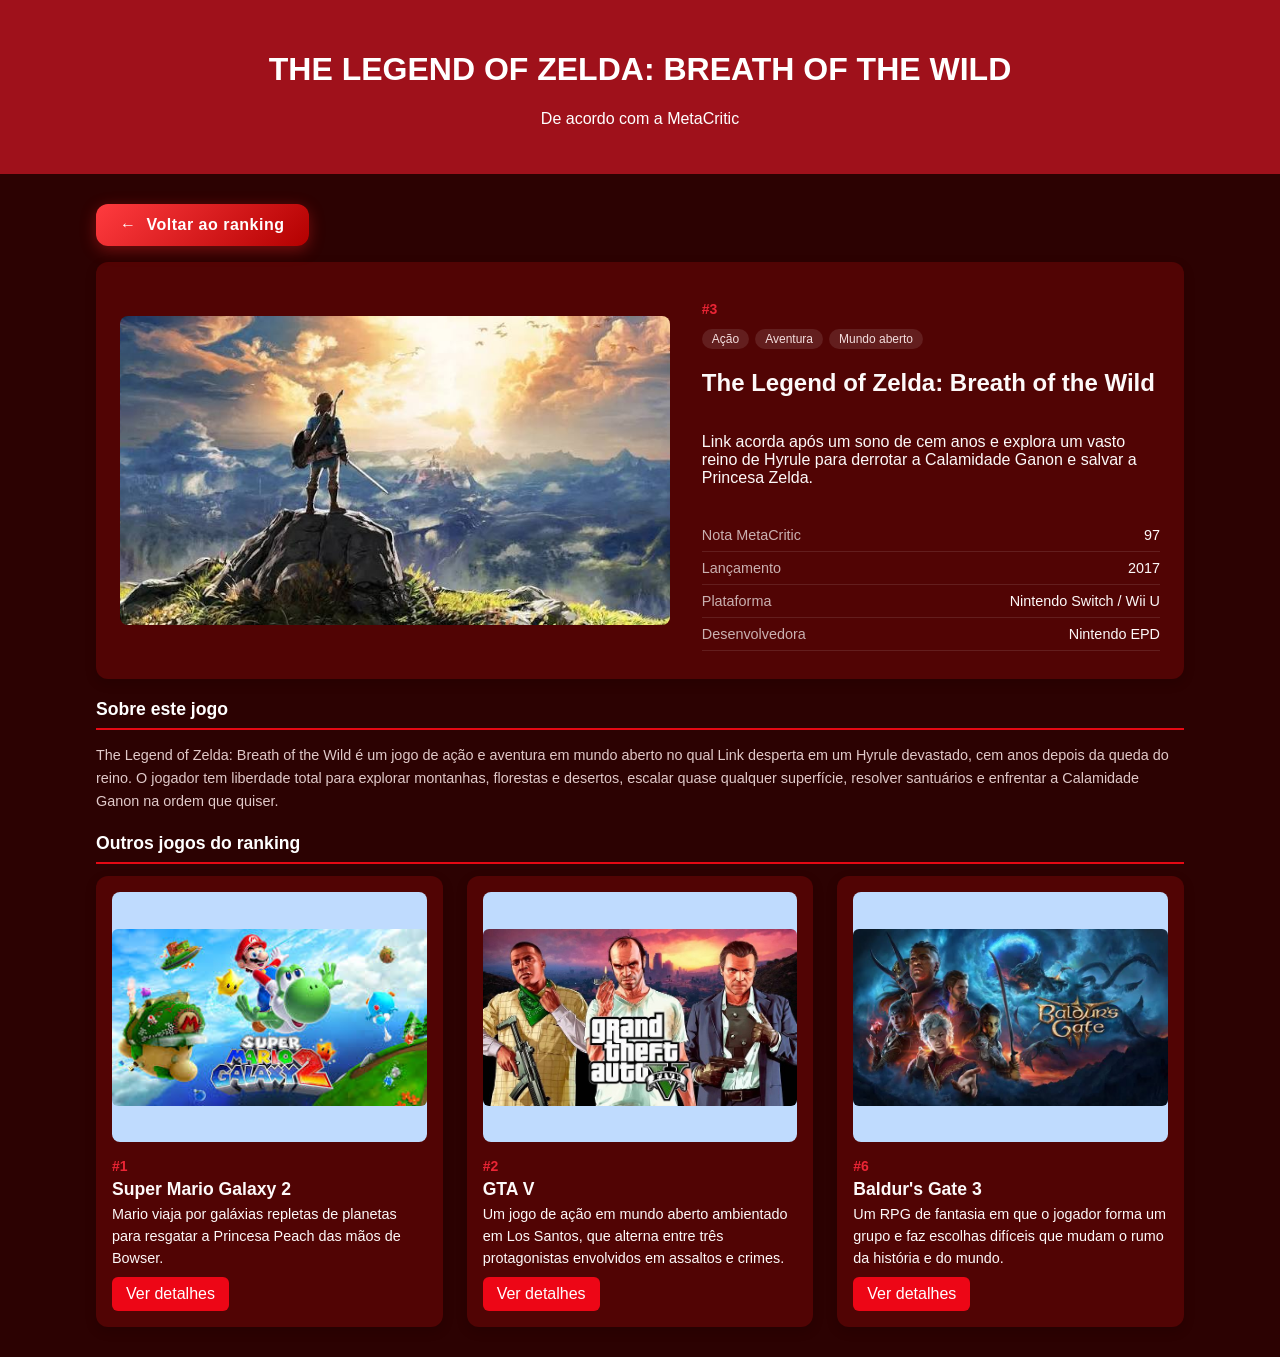
<file: Projeto FE/zelda.html>
<!DOCTYPE html>
<html lang="pt-BR">
<head>
    <!-- Define a codificação dos caracteres -->
    <meta charset="UTF-8">
    <meta name="viewport" content="width=device-width, initial-scale=1.0">

    <!-- Nome exibido na aba do navegador -->
    <title>The Legend of Zelda: Breath of the Wild</title>

    <!-- Importa o arquivo CSS externo (mesmo do index) -->
    <link rel="stylesheet" href="style.css">

    <!-- Estilos extras SOMENTE desta página (pode mover para o style.css) -->
    <style>
        /* Card de detalhes: imagem grande + conteúdo lado a lado */
        .detalhes {
            max-width: 1800px;
            margin: 20px auto;
            padding: 0 32px;
        }

        .detalhes .card {
            display: grid;
            grid-template-columns: minmax(0, 1.2fr) minmax(0, 1fr);
            gap: 32px;
            padding: 24px;
        }

        .detalhes .imagem {
            margin: 0 !important;
            padding: 0 !important;
            transform: none !important;
            position: static !important;
            align-self: center;
        }

        .detalhes .imagem img {
            margin: 0 !important;
            transform: none !important;
            position: static !important;
            width: 100%;
            aspect-ratio: 16 / 9;
            object-fit: cover;
            border-radius: 8px;
            display: block;
        }

        .detalhes .conteudo {
            display: flex;
            flex-direction: column;
            gap: 12px;
        }

        /* Tags de categoria */
        .tags { display: flex; flex-wrap: wrap; gap: 6px; }
        .tag {
            background: rgba(255, 255, 255, 0.1);
            color: #f3dede;
            font-size: 0.75rem;
            padding: 3px 10px;
            border-radius: 20px;
        }

        /* Ficha técnica */
        .ficha { list-style: none; padding: 0; margin: 4px 0; }
        .ficha li {
            display: flex;
            justify-content: space-between;
            padding: 8px 0;
            border-bottom: 1px solid rgba(255, 255, 255, 0.1);
            font-size: 0.9rem;
        }
        .ficha span { opacity: 0.7; }

        /* Seção "Sobre" */
        .sobre {
            max-width: 1800px;
            margin: 0 auto 20px;
            padding: 0 32px;
        }
        .sobre h2, .outros h2 {
            color: #fff;
            margin-bottom: 12px;
            padding-bottom: 8px;
            border-bottom: 2px solid #e50914;
        }
        .sobre p { line-height: 1.6; color: #e0c9c9; font-size: 0.9rem; }
        .sobre h2, .outros h2 { font-size: 1.1rem; }

        /* Título da seção dos outros jogos */
        .outros {
            max-width: 1800px;
            margin: 0 auto;
            padding: 0 32px;
        }

        /* ===== BOTÃO VOLTAR AO RANKING ===== */
        a.voltar {
            display: inline-flex;
            align-items: center;
            gap: 10px;
            padding: 12px 24px;
            margin-bottom: 16px;
            color: #fff;
            background: linear-gradient(135deg, #ff3b3f, #b30000);
            border-radius: 12px;
            font-size: 1rem;
            font-weight: 700;
            letter-spacing: 0.5px;
            text-decoration: none;
            box-shadow: 0 4px 15px rgba(255, 40, 40, 0.35);
            transition: all 0.3s ease;
        }

        a.voltar .seta {
            display: inline-block;
            transition: transform 0.3s ease;
        }

        a.voltar:hover {
            transform: translateY(-3px);
            box-shadow: 0 8px 25px rgba(255, 40, 40, 0.6);
            filter: brightness(1.15);
        }

        a.voltar:hover .seta {
            transform: translateX(-5px);
        }

        a.voltar:active {
            transform: translateY(0);
            box-shadow: 0 2px 8px rgba(255, 40, 40, 0.4);
        }

        /* Cards pequenos dos outros jogos */
        .ranking.mini {
            display: grid;
            grid-template-columns: repeat(3, minmax(0, 1fr));
            gap: 24px;
            max-width: 1800px;
            margin: 0 auto 24px;
            padding: 0 32px;
        }
        .ranking.mini .card {
            width: auto;
            max-width: none;
            margin: 0;
            padding: 16px;
            display: flex;
            flex-direction: column;
        }
        .ranking.mini .imagem img {
            width: 100%;
            height: auto;
            aspect-ratio: 16 / 9;
            object-fit: cover;
            border-radius: 6px;
            display: block;
        }
        .ranking.mini h2 { font-size: 1.1rem; margin: 4px 0; }
        .ranking.mini p {
            font-size: 0.9rem;
            line-height: 1.5;
            margin: 4px 0 8px;
            display: -webkit-box;
            -webkit-line-clamp: 3;
            -webkit-box-orient: vertical;
            overflow: hidden;
        }
        .ranking.mini .conteudo { flex-grow: 1; }

        @media (max-width: 800px) {
            .detalhes .card { grid-template-columns: 1fr; }
            .ranking.mini { grid-template-columns: 1fr; }
        }

    </style>
</head>

<body>

    <!-- Cabeçalho da página -->
    <header>
        <h1>THE LEGEND OF ZELDA: BREATH OF THE WILD</h1>
        <p>De acordo com a MetaCritic</p>
    </header>

    <!-- Conteúdo principal -->
    <main>

        <!-- Detalhes do jogo -->
        <section class="detalhes">

            <a href="index.html" class="voltar"><span class="seta">←</span> Voltar ao ranking</a>

            <article class="card">
                <div class="imagem">
                    <img src="img/zelda.jpg" alt="The Legend of Zelda: Breath of the Wild">
                </div>

                <div class="conteudo">
                    <span class="posicao">#3</span>

                    <div class="tags">
                        <span class="tag">Ação</span>
                        <span class="tag">Aventura</span>
                        <span class="tag">Mundo aberto</span>
                    </div>

                    <h2>The Legend of Zelda: Breath of the Wild</h2>

                    <p>
                        Link acorda após um sono de cem anos e explora um vasto reino de
                        Hyrule para derrotar a Calamidade Ganon e salvar a Princesa Zelda.
                    </p>

                    <ul class="ficha">
                        <li><span>Nota MetaCritic</span> 97</li>
                        <li><span>Lançamento</span> 2017</li>
                        <li><span>Plataforma</span> Nintendo Switch / Wii U</li>
                        <li><span>Desenvolvedora</span> Nintendo EPD</li>
                    </ul>

                </div>
            </article>
        </section>

        <!-- Sobre o jogo -->
        <section class="sobre">
            <h2>Sobre este jogo</h2>
            <p>
                The Legend of Zelda: Breath of the Wild é um jogo de ação e aventura em
                mundo aberto no qual Link desperta em um Hyrule devastado, cem anos
                depois da queda do reino. O jogador tem liberdade total para explorar
                montanhas, florestas e desertos, escalar quase qualquer superfície,
                resolver santuários e enfrentar a Calamidade Ganon na ordem que quiser.
            </p>
        </section>

        <!-- Outros jogos -->
        <div class="outros">
            <h2>Outros jogos do ranking</h2>
        </div>

        <!-- Mesmo padrão de cards do index -->
        <section class="ranking mini">

            <!-- Card 1 -->
            <article class="card">
                <div class="imagem">
                    <img src="img/supermario2.jpg" alt="Super Mario Galaxy 2">
                </div>
                <div class="conteudo">
                    <span class="posicao">#1</span>
                    <h2>Super Mario Galaxy 2</h2>
                    <p>Mario viaja por galáxias repletas de planetas para resgatar a Princesa Peach das mãos de Bowser.</p>
                    <a href="super_mario_galaxy2.html">Ver detalhes</a>
                </div>
            </article>

            <!-- Card 2 -->
            <article class="card">
                <div class="imagem">
                    <img src="img/gtav.jpg" alt="GTA V">
                </div>
                <div class="conteudo">
                    <span class="posicao">#2</span>
                    <h2>GTA V</h2>
                    <p>Um jogo de ação em mundo aberto ambientado em Los Santos, que alterna entre três protagonistas envolvidos em assaltos e crimes.</p>
                    <a href="gtav.html">Ver detalhes</a>
                </div>
            </article>

            <!-- Card 3 -->
            <article class="card">
                <div class="imagem">
                    <img src="img/bg3.jpg" alt="Baldur's Gate 3">
                </div>
                <div class="conteudo">
                    <span class="posicao">#6</span>
                    <h2>Baldur's Gate 3</h2>
                    <p>Um RPG de fantasia em que o jogador forma um grupo e faz escolhas difíceis que mudam o rumo da história e do mundo.</p>
                    <a href="bg3.html">Ver detalhes</a>
                </div>
            </article>

        </section>
    </main>

</body>
</html>
</file>
<file: Projeto FE/style.css>
/*
==================================================
CSS — ATIVIDADE PRÁTICA
POSICIONAMENTO E RESPONSIVIDADE
==================================================

Objetivo:
Entender como o CSS controla tamanho,
espaçamento, aparência e distribuição
dos elementos HTML.
*/


/*
1. CONFIGURAÇÃO GERAL

O seletor * seleciona todos os elementos.
*/

* {
    /* Inclui padding e border no tamanho definido */
    box-sizing: border-box;
}


/*
2. BODY
*/

body {
    /* Define a família da fonte */
    font-family: Arial, sans-serif;

    /* Define a cor de fundo */
    background-color: #2c0202;

    /* Remove a margem padrão do navegador */
    margin: 0;

    /* Define a cor padrão dos textos */
    color: #fdf9f9;
}


/*
3. CABEÇALHO
*/

header {
    /* Cor de fundo */
    background-color: #9f111b;

    /* Cor dos textos */
    color: white;

    /* Espaçamento interno */
    padding: 30px;

    /* Centraliza o texto */
    text-align: center;
}


/*
4. CONTEÚDO PRINCIPAL
*/

main {
    /* O conteúdo ocupa 90% da largura */
    width: 90%;

    /* Centraliza horizontalmente */
    margin: 30px auto;
}


/*
5. RANKING — CSS GRID

.ranking é o elemento PAI.
.card são os elementos FILHOS.
*/

.ranking {
    /* Ativa o CSS Grid */
    display: grid;

    /*
    Cria três colunas iguais.

    DESAFIO:
    Experimente:
    repeat(2, 1fr)
    e depois:
    repeat(4, 1fr)
    */
    grid-template-columns: repeat(3, 1fr);

    /*
    Cria espaço ENTRE os cards.

    DESAFIO:
    Experimente alterar para 40px.
    */
    gap: 20px;
}


/*
6. TABLET

Quando a tela tiver até 900px,
o ranking passará para duas colunas.
*/

@media (max-width: 900px) {

    .ranking {

        /* Tablet: duas colunas */
        grid-template-columns: repeat(2, 1fr);

    }

}


/*
7. CELULAR

Quando a tela tiver até 600px,
o ranking passará para uma coluna.
*/

@media (max-width: 600px) {

    .ranking {

        /* Celular: uma coluna */
        grid-template-columns: 1fr;

    }

}


/*
8. CARD
*/

.card {
    /* Fundo branco */
    background-color: rgb(81, 4, 4);

    /* Arredonda os cantos */
    border-radius: 12px;

    /*
    Espaçamento interno.

    DESAFIO:
    Experimente 40px.
    */
    padding: 20px;

    /* Cria uma sombra */
    box-shadow: 0 4px 12px rgba(0, 0, 0, 0.15);
}


/*
9. ÁREA DA IMAGEM
*/

.imagem {
    /* Altura da área */
    height: 250px;

    /* Cor de fundo */
    background-color: #bfdbfe;

    /* Ativa Flexbox */
    display: flex;

    /* Centraliza horizontalmente */
    justify-content: center;

    /* Centraliza verticalmente */
    align-items: center;

    /* Texto em negrito */
    font-weight: bold;

    /* Cantos arredondados */
    border-radius: 8px;
}


/*
10. CONTEÚDO DO CARD
*/

.conteudo {
    /* Espaço acima do conteúdo */
    padding-top: 15px;
}


/*
11. POSIÇÃO
*/

.posicao {
    /* Cor */
    color: #eb2535;

    /* Negrito */
    font-weight: bold;

    /* Tamanho */
    font-size: 14px;
}


/*
12. TÍTULO
*/

.card h2 {
    /* Espaço acima */
    margin-top: 8px;

    /* Espaço abaixo */
    margin-bottom: 8px;
}


/*
13. LINK COMO BOTÃO
*/

.card a {
    /* Remove o sublinhado */
    text-decoration: none;

    /* Cor do texto */
    color: white;

    /* Cor do botão */
    background-color: #ed0616;

    /*
    Espaçamento:
    8px vertical
    14px horizontal

    DESAFIO:
    Experimente outros valores.
    */
    padding: 8px 14px;

    /* Cantos arredondados */
    border-radius: 6px;

    /* Permite trabalhar melhor o espaçamento do link */
    display: inline-block;
}


/*
14. HOVER

Aplica o estilo quando o mouse passa
sobre o link.
*/

.card a:hover {
    /* DESAFIO: altere esta cor */
    background-color: #1e40af;
}


/*
15. RODAPÉ
*/

footer {
    /* Cor de fundo */
    background-color: #9f111b;

    /* Cor do texto */
    color: white;

    /* Espaçamento interno */
    padding: 20px;

    /* Centraliza o texto */
    text-align: center;

    /* Espaço acima do rodapé */
    margin-top: 40px;
}


/*
==================================================
DESAFIOS
==================================================

1. Altere 3 colunas para 2.

2. Altere 3 colunas para 4.

3. Altere gap: 20px para 40px.

4. Altere padding: 20px para 40px.

5. Mude a cor do cabeçalho.

6. Mude a cor dos botões.

7. Altere a altura da área da imagem.

8. Diminua a janela do navegador e observe
   as Media Queries funcionando.

9. Explique:

   a) O que é display: grid?

   b) Para que serve 1fr?

   c) Para que serve gap?

   d) O que significa max-width?

   e) Qual a diferença entre margin e padding?

   f) Qual a diferença entre Grid e Flexbox?
==================================================
</file>
